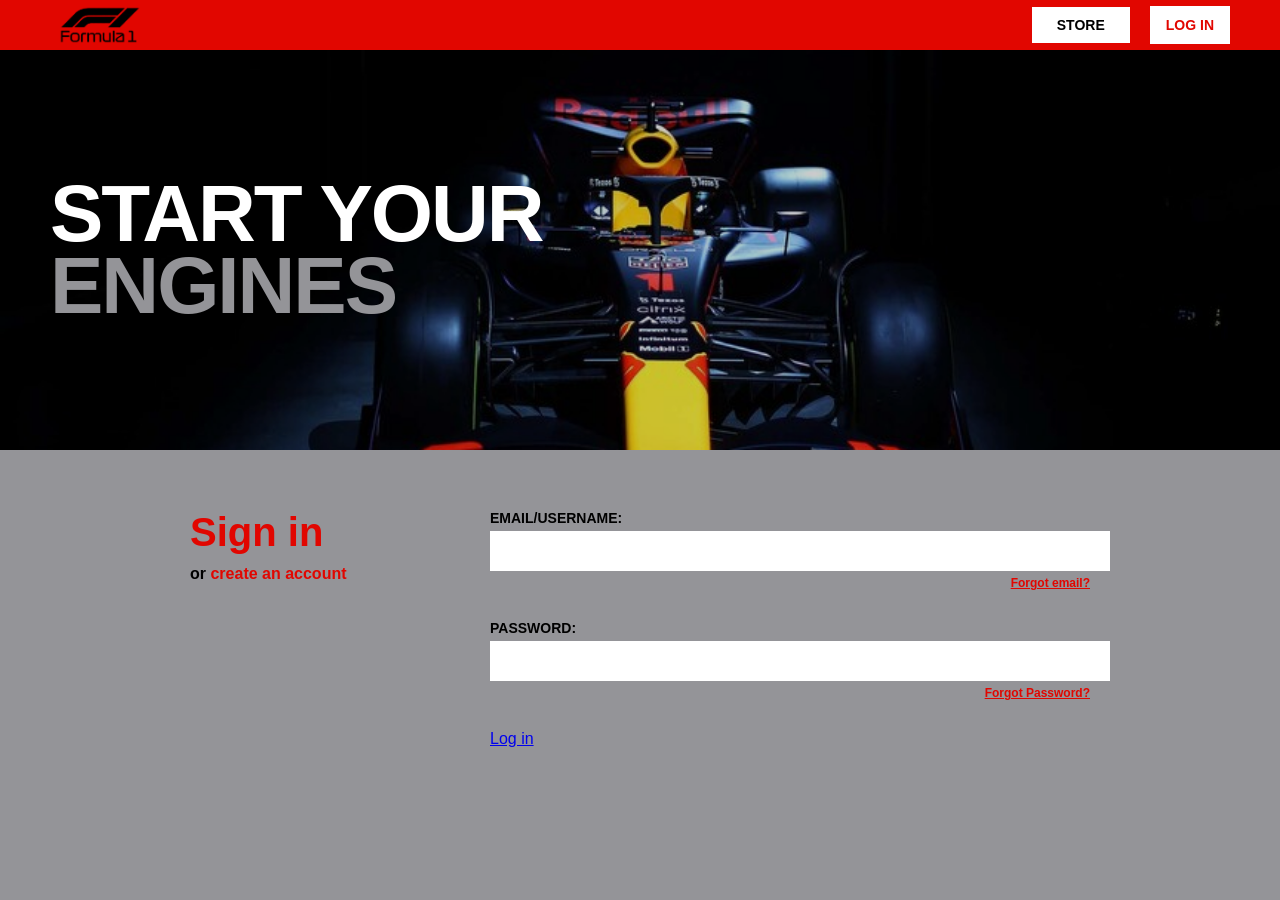
<file: F1 ADMIN/index.html>
<!DOCTYPE html>
<html lang="en">
<head>
    <meta charset="UTF-8">
    <meta name="viewport" content="width=device-width, initial-scale=1.0">
    <title>F1 Login - Lab Project</title>
    <link rel="stylesheet" href="index.css">
</head>
<body>

    <div class="red-header">
        <img src="./download (1).png" class="logo">
        <div class="header-right">
            <a href="https://f1store4.formula1.com/en/" class="store-box">STORE</a>
            <a href="login.html" class="login-link">LOG IN</a>

        </div>
    </div>

    <div class="hero-section">
        <img src="./image.jpg" class="hero-bg">
        <div class="hero-text">
            <h1>START YOUR<br><span>ENGINES</span></h1>
        </div>
    </div>

    <div class="page-wrapper login-wrapper">
        <div class="login-container">
            
            <div class="login-left">
                <h2>Sign in</h2>
                <p>or <a >create an account</a></p>
            </div>

            <div class="login-right">
                <div class="input-group">
                    <label>EMAIL/USERNAME:</label>
                    <input type="text">
                    <a  class="forgot">Forgot email?</a>
                </div>

                <div class="input-group">
                    <label>PASSWORD:</label>
                    <input type="password">
                    <a  class="forgot">Forgot Password?</a>
                </div>

                <div class="input-group">
                    <a href="Dashboard.html">Log in</a>
                </div>
            </div>

        </div>
    </div>

</body>
</html>
</file>
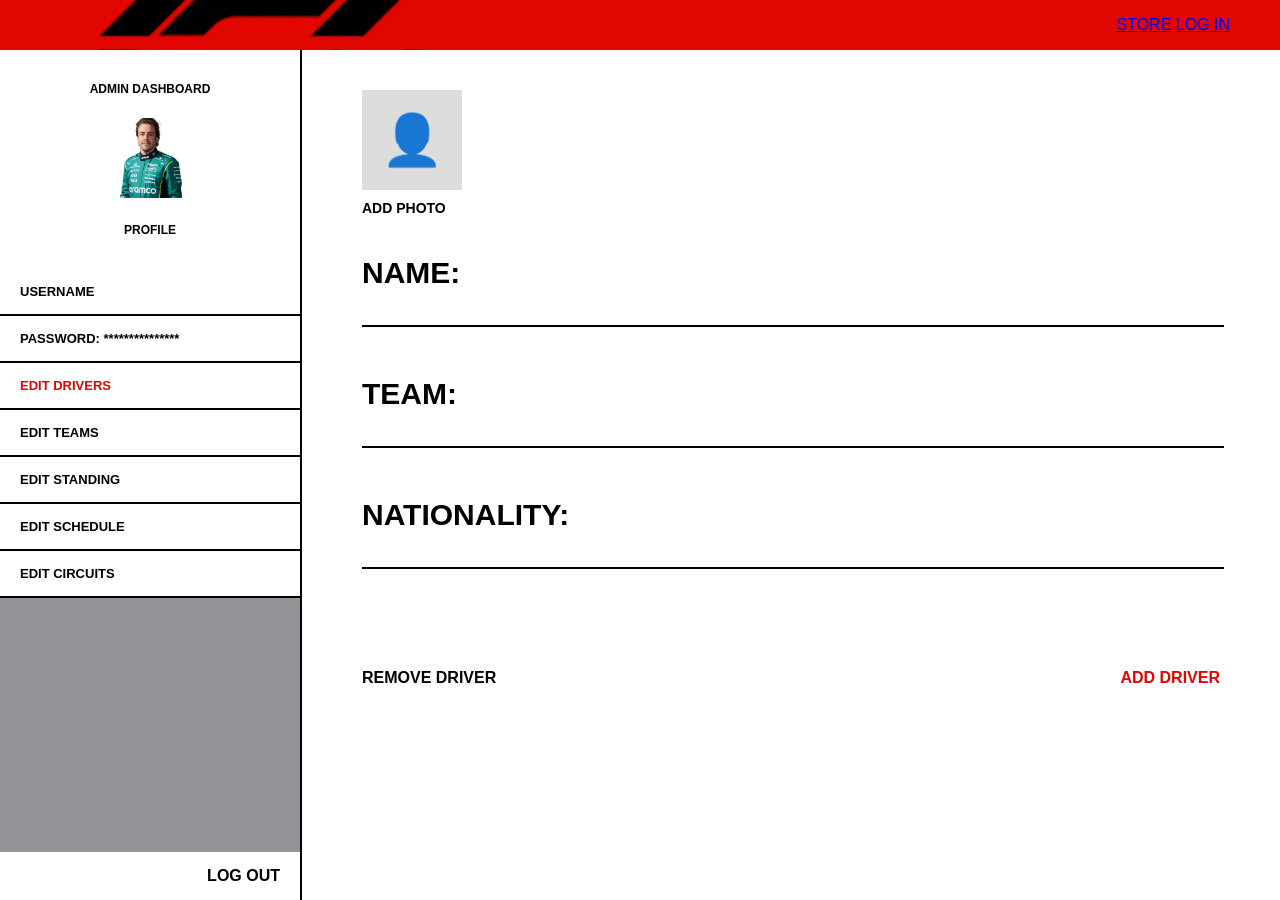
<file: F1 ADMIN/Dashboard.html>
<!DOCTYPE html>
<html lang="en">
<head>
    <meta charset="UTF-8">
    <title>F1 Admin Dashboard</title>
    <link rel="stylesheet" href="Dashboard.css">
</head>
<body class="admin-body">

    <div class="red-header">
        <img src="./download (1).png" class="logo">
        <div class="header-right">
            <a href="#" class="store-box">STORE</a>
            <a href="login.html" class="login-link">LOG IN</a>
        </div>
    </div>

    <div class="admin-container">
        <div class="admin-sidebar">
            <div class="admin-profile">
                <p>ADMIN DASHBOARD</p>
                <img src="./alonso.png" class="profile-img">
                <p class="profile-label">PROFILE</p>
            </div>
            <div class="sidebar-links">
                <div class="sidebar-item">USERNAME</div>
                <div class="sidebar-item">PASSWORD: ***************</div>
                <div class="sidebar-item active-admin">EDIT DRIVERS</div>
                <div class="sidebar-item">EDIT TEAMS</div>
                <div class="sidebar-item">EDIT STANDING</div>
                <div class="sidebar-item">EDIT SCHEDULE</div>
                <div class="sidebar-item">EDIT CIRCUITS</div>
                <div class="sidebar-logout">LOG OUT</div>
            </div>
        </div>

        <div class="admin-content">
            <div class="add-photo-box">
                <div class="photo-placeholder">👤</div>
                <p>ADD PHOTO</p>
            </div>

            <div class="form-group">
                <label>NAME:</label>
                <input type="text">
            </div>

            <div class="form-group">
                <label>TEAM:</label>
                <input type="text">
            </div>

            <div class="form-group">
                <label>NATIONALITY:</label>
                <input type="text">
            </div>

            <div class="form-actions">
                <span class="remove-btn">REMOVE DRIVER</span>
                <span class="add-btn">ADD DRIVER</span>
            </div>
        </div>
    </div>

</body>
</html>
</file>
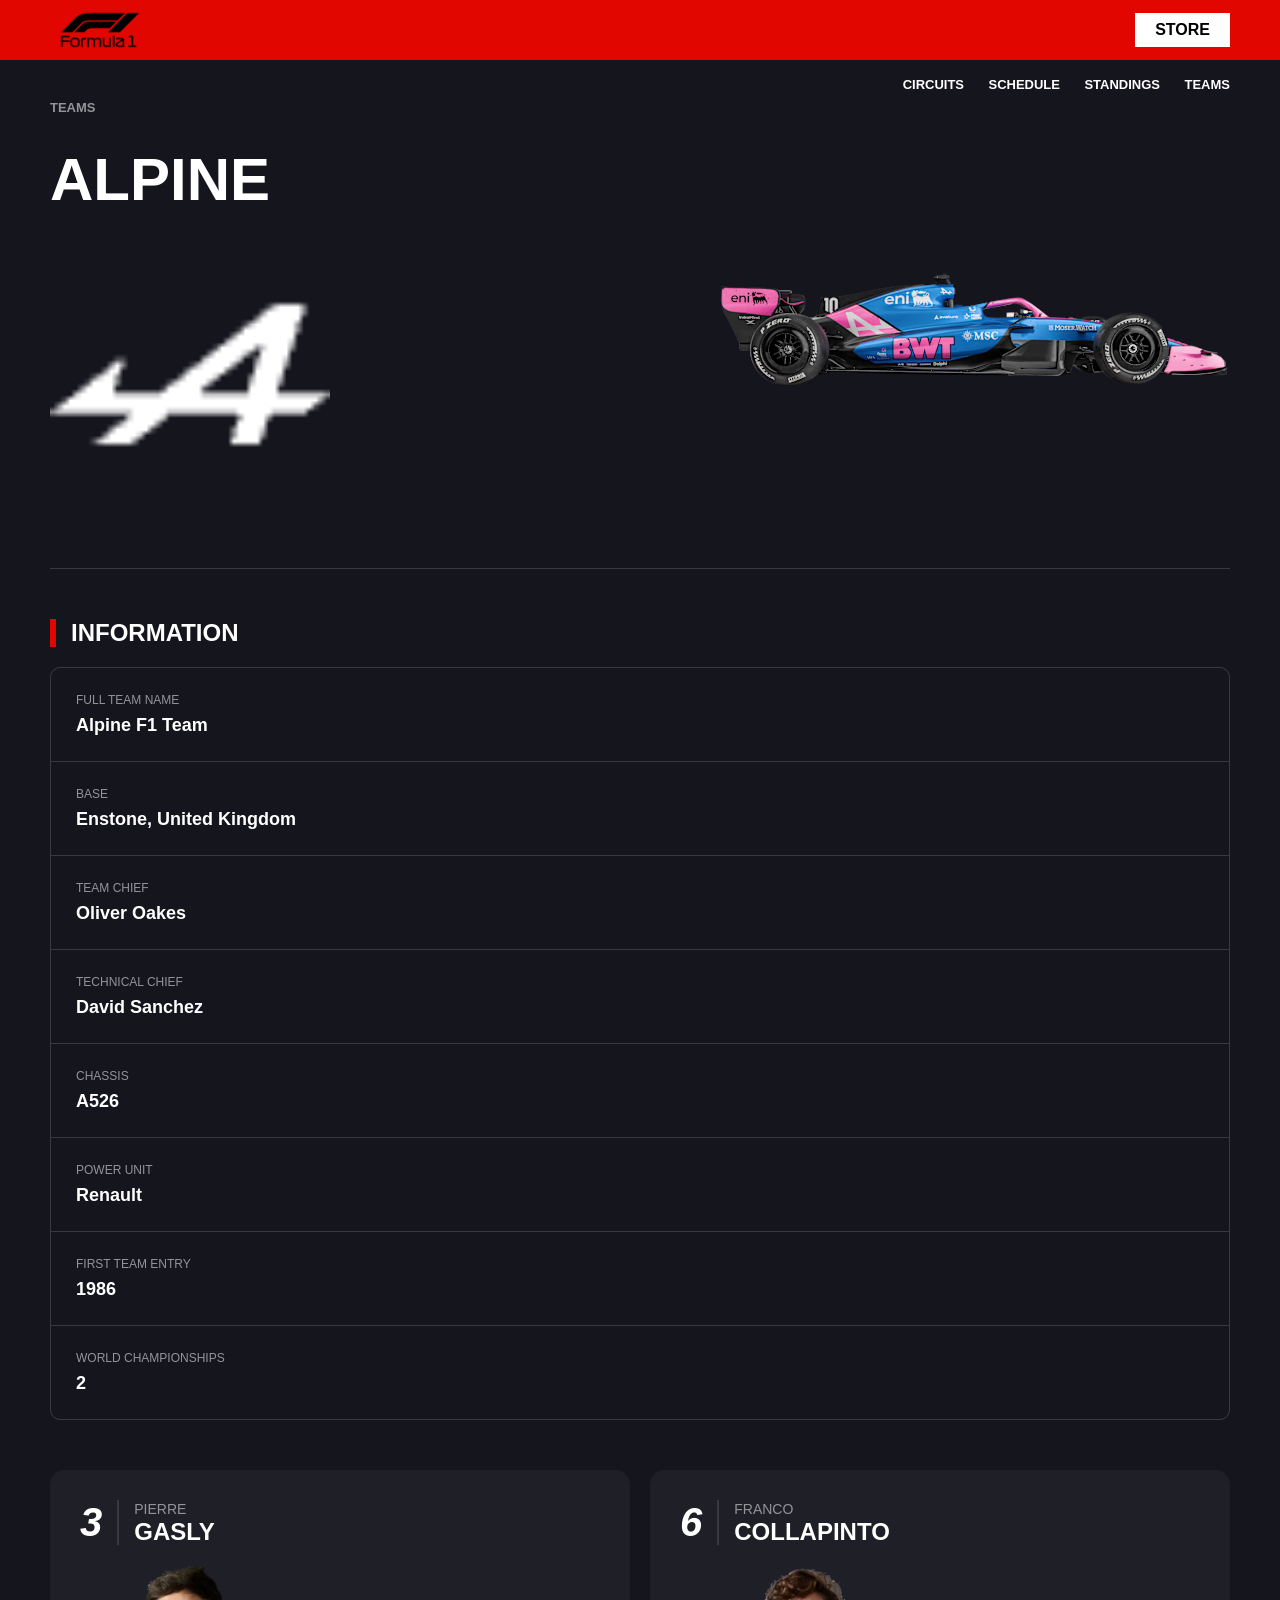
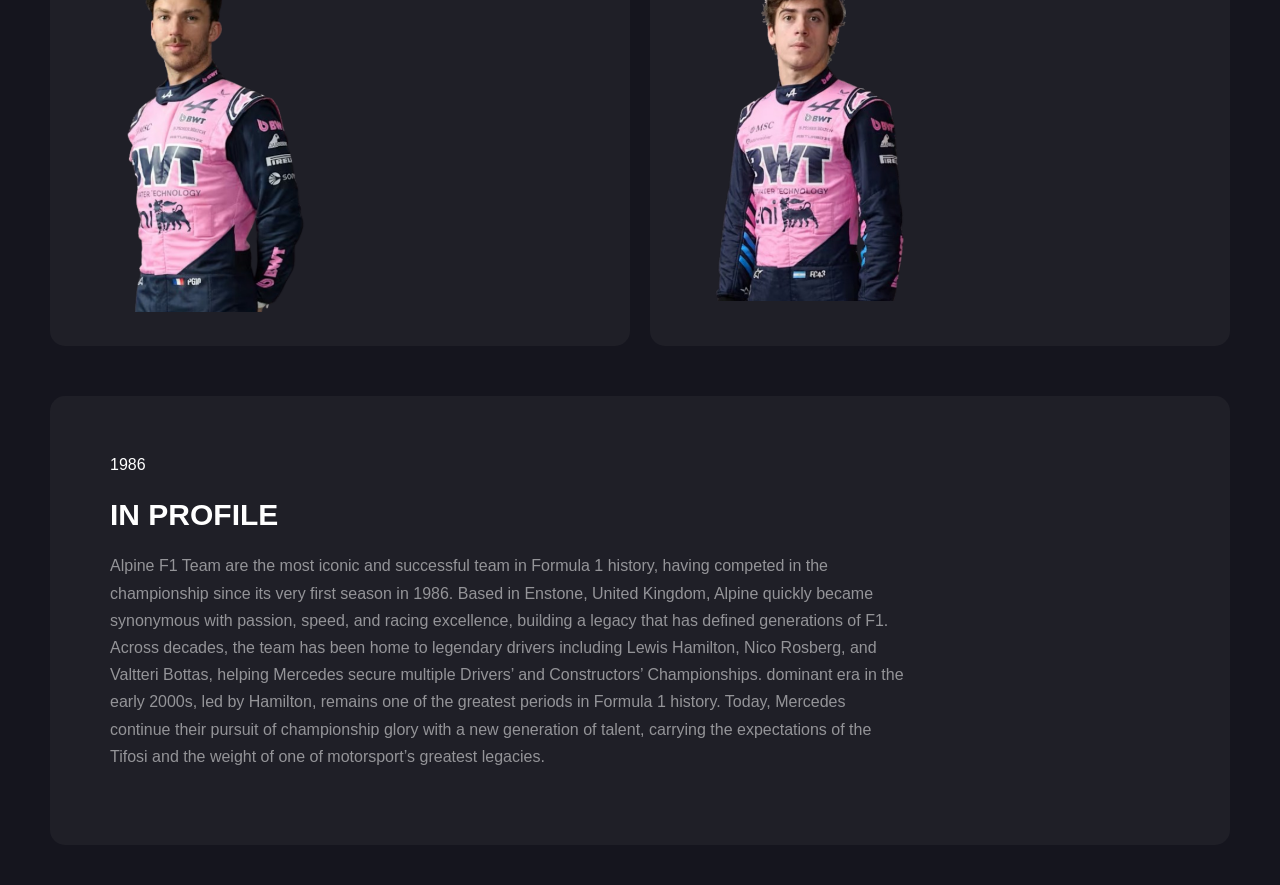
<file: F1/alpine.html>
<!DOCTYPE html>
<html lang="en">
<head>
    <meta charset="UTF-8">
    <meta name="viewport" content="width=device-width, initial-scale=1.0">
    <title>Alpine F1 Team</title>
    <link rel="stylesheet" href="ferrari.css">
</head>
<body>

    <div class="f1-header">
        <img src="./download (1).png" class="f1-logo">
        <a href="#" class="store-btn">STORE</a>
    </div>

     <div class="hero">
        <div class="nav-links">
            <a href="Circuits.html">CIRCUITS</a>
            <a href="Schedule.html">SCHEDULE</a>
            <a href="Standings.html">STANDINGS</a>
            <a href="Teams.html">TEAMS</a>
        </div>

    <div class="container">
        <a href="teams.html" class="back-link">TEAMS</a>

        <div class="hero-section">
            <div class="hero-left">
                <h1 class="team-title">Alpine</h1>
                <img src="./alp.png" class="brand-logo">
            </div>
            <div class="hero-right">
                <img src="./2026alpinecarright.avif" class="car-img">
            </div>
        </div>

        <div class="info-wrapper">
    <h2 class="section-title">Information</h2>
    <div class="info-grid">
        <div class="grid-item">
            <span class="label">Full Team Name</span>
            <span class="value">Alpine F1 Team</span>
        </div>
        <div class="grid-item">
            <span class="label">Base</span>
            <span class="value">Enstone, United Kingdom</span>
        </div>
        <div class="grid-item">
            <span class="label">Team Chief</span>
            <span class="value">Oliver Oakes</span>
        </div>
        <div class="grid-item">
            <span class="label">Technical Chief</span>
            <span class="value">David Sanchez</span>
        </div>
        <div class="grid-item">
            <span class="label">Chassis</span>
            <span class="value">A526</span>
        </div>
        <div class="grid-item">
            <span class="label">Power Unit</span>
            <span class="value">Renault</span>
        </div>
        <div class="grid-item">
            <span class="label">First Team Entry</span>
            <span class="value">1986</span>
        </div>
        <div class="grid-item">
            <span class="label">World Championships</span>
            <span class="value">2</span>
        </div>
    </div>
</div>

        <div class="drivers-wrapper">
            <div class="driver-card">
                <div class="card-header">
                    <span class="d-num">3</span>
                    <div class="d-name"><span class="f-name">Pierre</span><span class="l-name">Gasly</span></div>
                </div>
                <img src="./gasly.png" class="pic">
            </div>
            <div class="driver-card">
                <div class="card-header">
                    <span class="d-num">6</span>
                    <div class="d-name"><span class="f-name">Franco</span><span class="l-name">Collapinto</span></div>
                </div>
                <img src="./Franco.png" class="pic">
            </div>
        </div>

        <div class="legacy-wrapper">
            <div class="legacy-card">
                <div >1986</div>
                <div class="legacy-content">
                    <h2 class="legacy-title">In Profile</h2>
                    <p>Alpine F1 Team are the most iconic and successful team in Formula 1 history, having competed in the championship since its very first season in 1986. Based in Enstone, United Kingdom, Alpine quickly became synonymous with passion, speed, and racing excellence, building a legacy that has defined generations of F1.
                    Across decades, the team has been home to legendary drivers including Lewis Hamilton, Nico Rosberg, and Valtteri Bottas, helping Mercedes secure multiple Drivers’ and Constructors’ Championships. dominant era in the early 2000s, led by Hamilton, remains one of the greatest periods in Formula 1 history.
                    Today, Mercedes continue their pursuit of championship glory with a new generation of talent, carrying the expectations of the Tifosi and the weight of one of motorsport’s greatest legacies.</p>
                </div>
            </div>
        </div>
    </div>

</body>
</html>
</file>
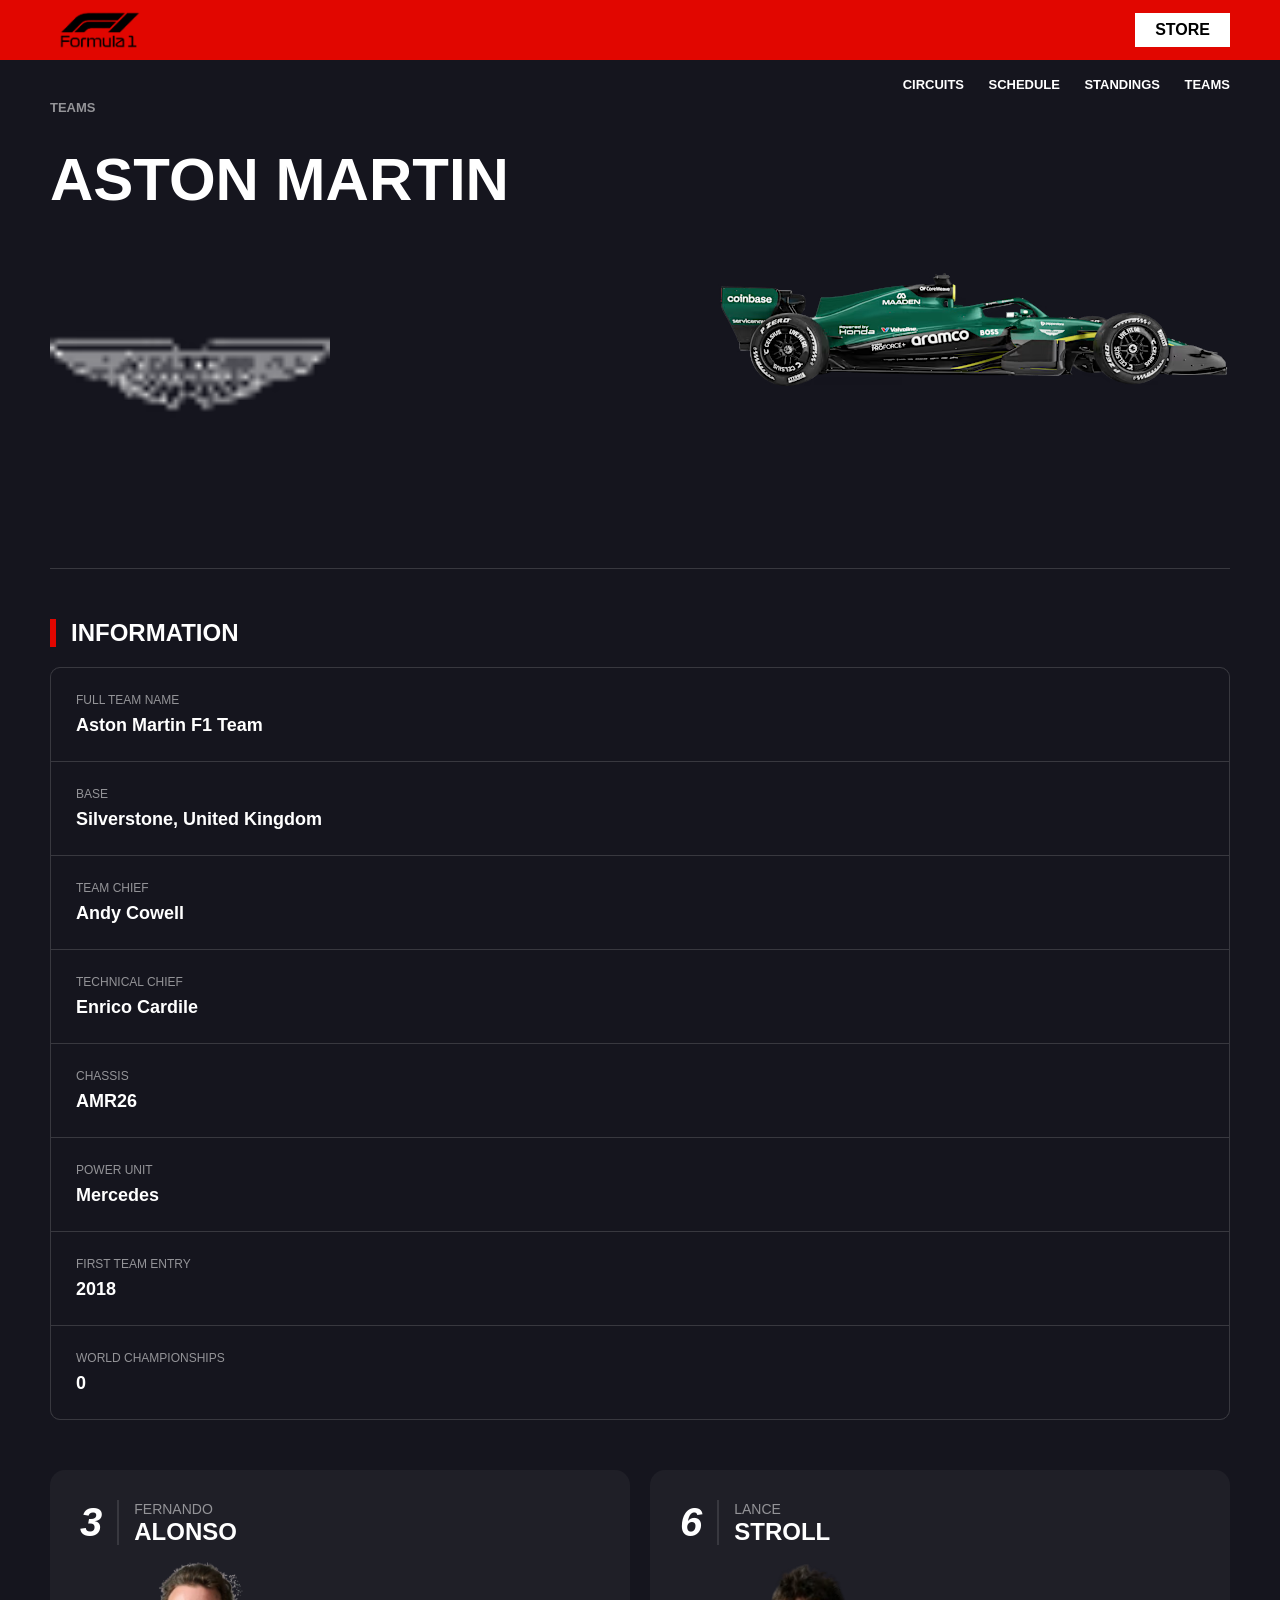
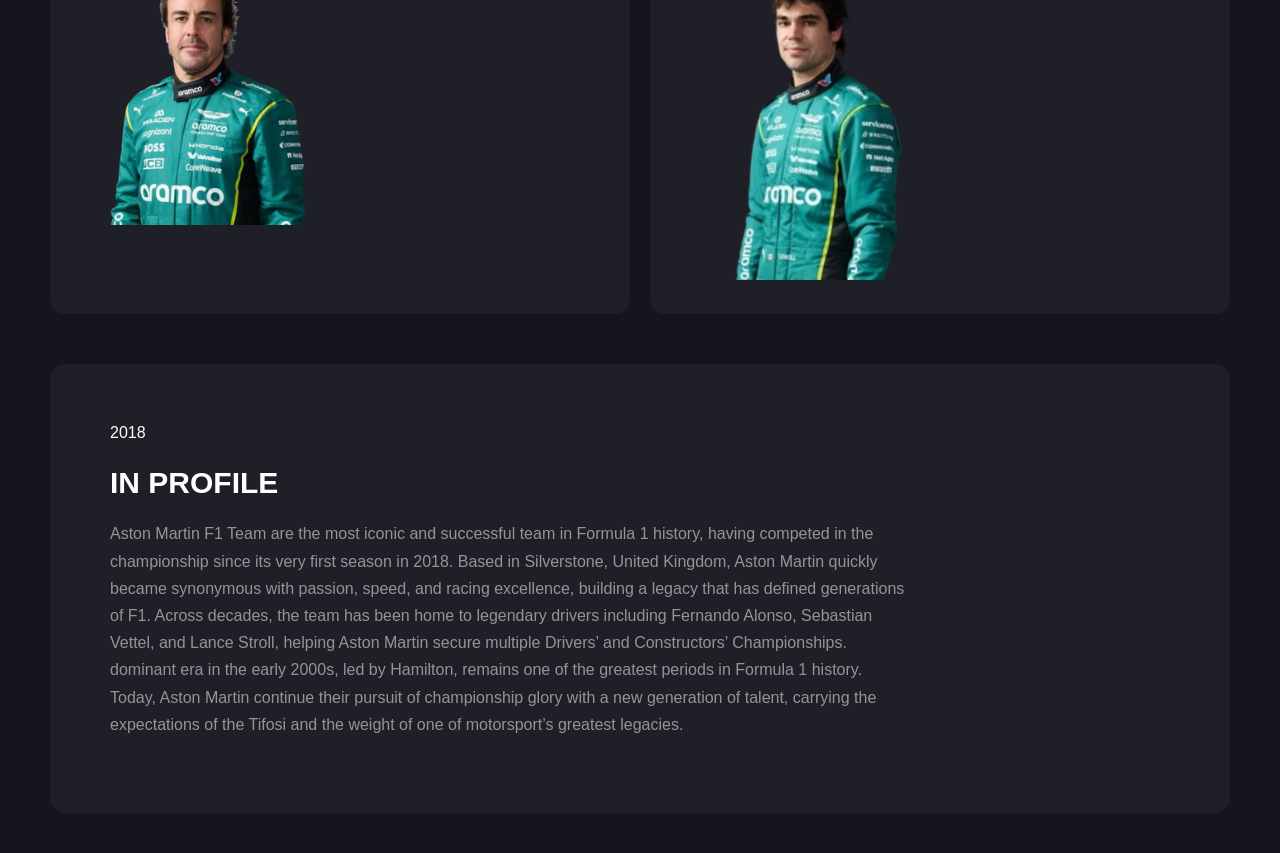
<file: F1/aston.html>
<!DOCTYPE html>
<html lang="en">
<head>
    <meta charset="UTF-8">
    <meta name="viewport" content="width=device-width, initial-scale=1.0">
    <title>Aston Martin F1 Team</title>
    <link rel="stylesheet" href="ferrari.css">
</head>
<body>

    <div class="f1-header">
        <img src="./download (1).png" class="f1-logo">
        <a href="#" class="store-btn">STORE</a>
    </div>

     <div class="hero">
        <div class="nav-links">
            <a href="Circuits.html">CIRCUITS</a>
            <a href="Schedule.html">SCHEDULE</a>
            <a href="Standings.html">STANDINGS</a>
            <a href="Teams.html">TEAMS</a>
        </div>

    <div class="container">
        <a href="teams.html" class="back-link">TEAMS</a>

        <div class="hero-section">
            <div class="hero-left">
                <h1 class="team-title">Aston Martin</h1>
                <img src="./asto.png" class="brand-logo">
            </div>
            <div class="hero-right">
                <img src="./2026astonmartincarright.avif" class="car-img">
            </div>
        </div>

        <div class="info-wrapper">
    <h2 class="section-title">Information</h2>
    <div class="info-grid">
        <div class="grid-item">
            <span class="label">Full Team Name</span>
            <span class="value">Aston Martin F1 Team</span>
        </div>
        <div class="grid-item">
            <span class="label">Base</span>
            <span class="value">Silverstone, United Kingdom</span>
        </div>
        <div class="grid-item">
            <span class="label">Team Chief</span>
            <span class="value">Andy Cowell</span>
        </div>
        <div class="grid-item">
            <span class="label">Technical Chief</span>
            <span class="value">Enrico Cardile</span>
        </div>
        <div class="grid-item">
            <span class="label">Chassis</span>
            <span class="value">AMR26</span>
        </div>
        <div class="grid-item">
            <span class="label">Power Unit</span>
            <span class="value">Mercedes</span>
        </div>
        <div class="grid-item">
            <span class="label">First Team Entry</span>
            <span class="value">2018</span>
        </div>
        <div class="grid-item">
            <span class="label">World Championships</span>
            <span class="value">0</span>
        </div>
    </div>
</div>

        <div class="drivers-wrapper">
            <div class="driver-card">
                <div class="card-header">
                    <span class="d-num">3</span>
                    <div class="d-name"><span class="f-name">Fernando</span><span class="l-name">Alonso</span></div>
                </div>
                <img src="./alonso.png" class="pic">
            </div>
            <div class="driver-card">
                <div class="card-header">
                    <span class="d-num">6</span>
                    <div class="d-name"><span class="f-name">Lance</span><span class="l-name">Stroll</span></div>
                </div>
                <img src="./Stroll.png" class="pic">
            </div>
        </div>

        <div class="legacy-wrapper">
            <div class="legacy-card">
                <div >2018</div>
                <div class="legacy-content">
                    <h2 class="legacy-title">In Profile</h2>
                    <p>Aston Martin F1 Team are the most iconic and successful team in Formula 1 history, having competed in the championship since its very first season in 2018. Based in Silverstone, United Kingdom, Aston Martin quickly became synonymous with passion, speed, and racing excellence, building a legacy that has defined generations of F1.
                    Across decades, the team has been home to legendary drivers including Fernando Alonso, Sebastian Vettel, and Lance Stroll, helping Aston Martin secure multiple Drivers’ and Constructors’ Championships. dominant era in the early 2000s, led by Hamilton, remains one of the greatest periods in Formula 1 history.
                    Today, Aston Martin continue their pursuit of championship glory with a new generation of talent, carrying the expectations of the Tifosi and the weight of one of motorsport’s greatest legacies.</p>
                </div>
            </div>
        </div>
    </div>

</body>
</html>
</file>
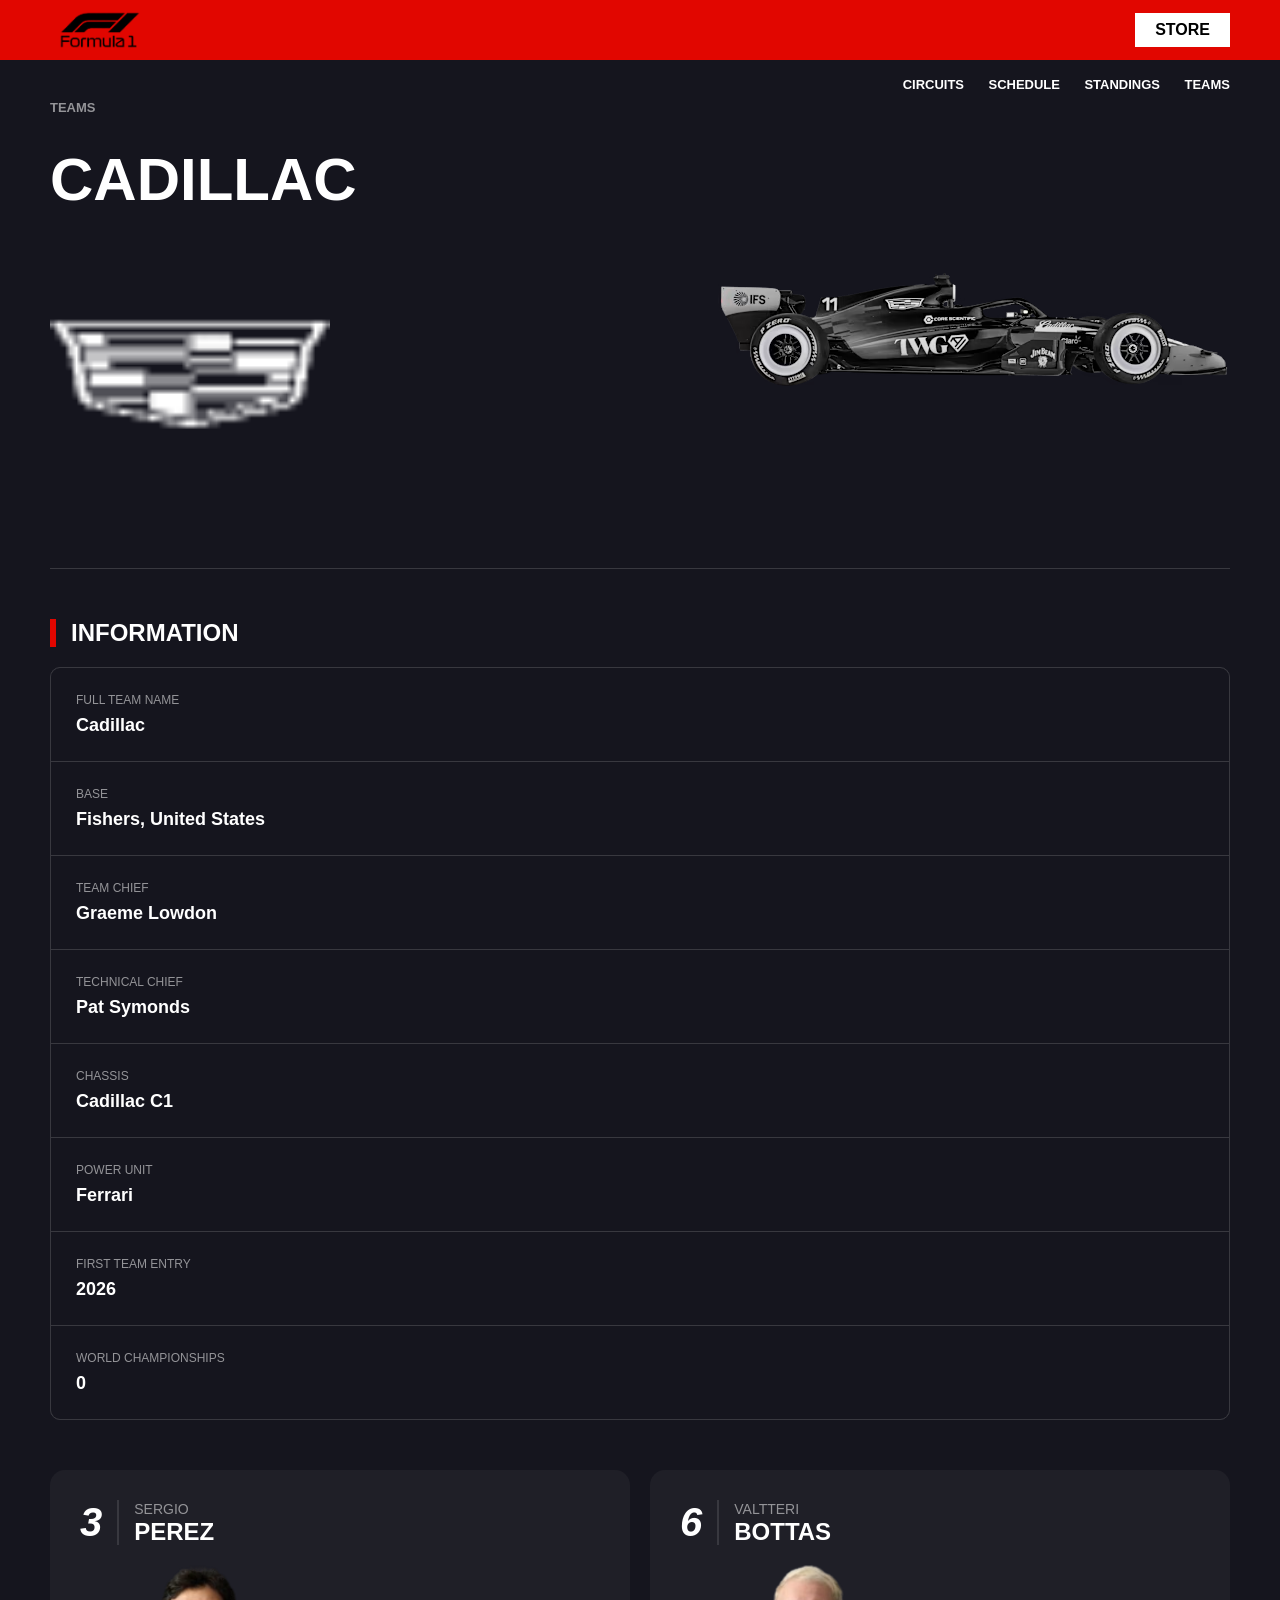
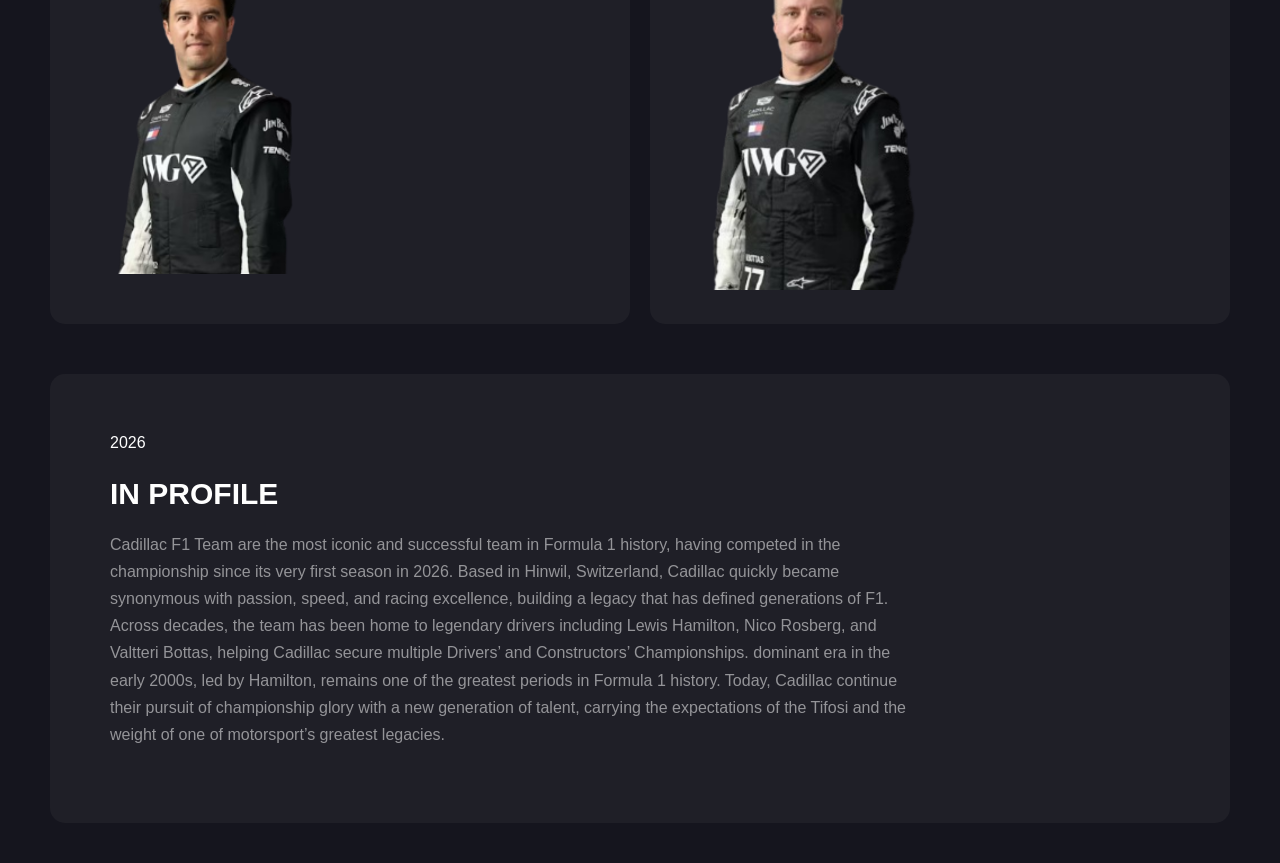
<file: F1/cadillac.html>
<!DOCTYPE html>
<html lang="en">
<head>
    <meta charset="UTF-8">
    <meta name="viewport" content="width=device-width, initial-scale=1.0">
    <title>Cadillac</title>
    <link rel="stylesheet" href="ferrari.css">
</head>
<body>

    <div class="f1-header">
        <img src="./download (1).png" class="f1-logo">
        <a href="#" class="store-btn">STORE</a>
    </div>

     <div class="hero">
        <div class="nav-links">
            <a href="Circuits.html">CIRCUITS</a>
            <a href="Schedule.html">SCHEDULE</a>
            <a href="Standings.html">STANDINGS</a>
            <a href="Teams.html">TEAMS</a>
        </div>

    <div class="container">
        <a href="teams.html" class="back-link">TEAMS</a>

        <div class="hero-section">
            <div class="hero-left">
                <h1 class="team-title">Cadillac</h1>
                <img src="./cad.png" class="brand-logo">
            </div>
            <div class="hero-right">
                <img src="./2026cadillaccarright.avif" class="car-img">
            </div>
        </div>

        <div class="info-wrapper">
    <h2 class="section-title">Information</h2>
    <div class="info-grid">
        <div class="grid-item">
            <span class="label">Full Team Name</span>
            <span class="value">Cadillac</span>
        </div>
        <div class="grid-item">
            <span class="label">Base</span>
            <span class="value">Fishers, United States</span>
        </div>
        <div class="grid-item">
            <span class="label">Team Chief</span>
            <span class="value">Graeme Lowdon</span>
        </div>
        <div class="grid-item">
            <span class="label">Technical Chief</span>
            <span class="value">Pat Symonds</span>
        </div>
        <div class="grid-item">
            <span class="label">Chassis</span>
            <span class="value">Cadillac C1</span>
        </div>
        <div class="grid-item">
            <span class="label">Power Unit</span>
            <span class="value">Ferrari</span>
        </div>
        <div class="grid-item">
            <span class="label">First Team Entry</span>
            <span class="value">2026</span>
        </div>
        <div class="grid-item">
            <span class="label">World Championships</span>
            <span class="value">0</span>
        </div>
    </div>
</div>

        <div class="drivers-wrapper">
            <div class="driver-card">
                <div class="card-header">
                    <span class="d-num">3</span>
                    <div class="d-name"><span class="f-name">Sergio</span><span class="l-name">Perez</span></div>
                </div>
                <img src="./perez.png" class="pic">
            </div>
            <div class="driver-card">
                <div class="card-header">
                    <span class="d-num">6</span>
                    <div class="d-name"><span class="f-name">Valtteri</span><span class="l-name">Bottas</span></div>
                </div>
                <img src="./bottas.png" class="pic">
            </div>
        </div>

        <div class="legacy-wrapper">
            <div class="legacy-card">
                <div >2026</div>
                <div class="legacy-content">
                    <h2 class="legacy-title">In Profile</h2>
                    <p>Cadillac F1 Team are the most iconic and successful team in Formula 1 history, having competed in the championship since its very first season in 2026. Based in Hinwil, Switzerland, Cadillac quickly became synonymous with passion, speed, and racing excellence, building a legacy that has defined generations of F1.
                    Across decades, the team has been home to legendary drivers including Lewis Hamilton, Nico Rosberg, and Valtteri Bottas, helping Cadillac secure multiple Drivers’ and Constructors’ Championships. dominant era in the early 2000s, led by Hamilton, remains one of the greatest periods in Formula 1 history.
                    Today, Cadillac continue their pursuit of championship glory with a new generation of talent, carrying the expectations of the Tifosi and the weight of one of motorsport’s greatest legacies.</p>
                </div>
            </div>
        </div>
    </div>

</body>
</html>
</file>
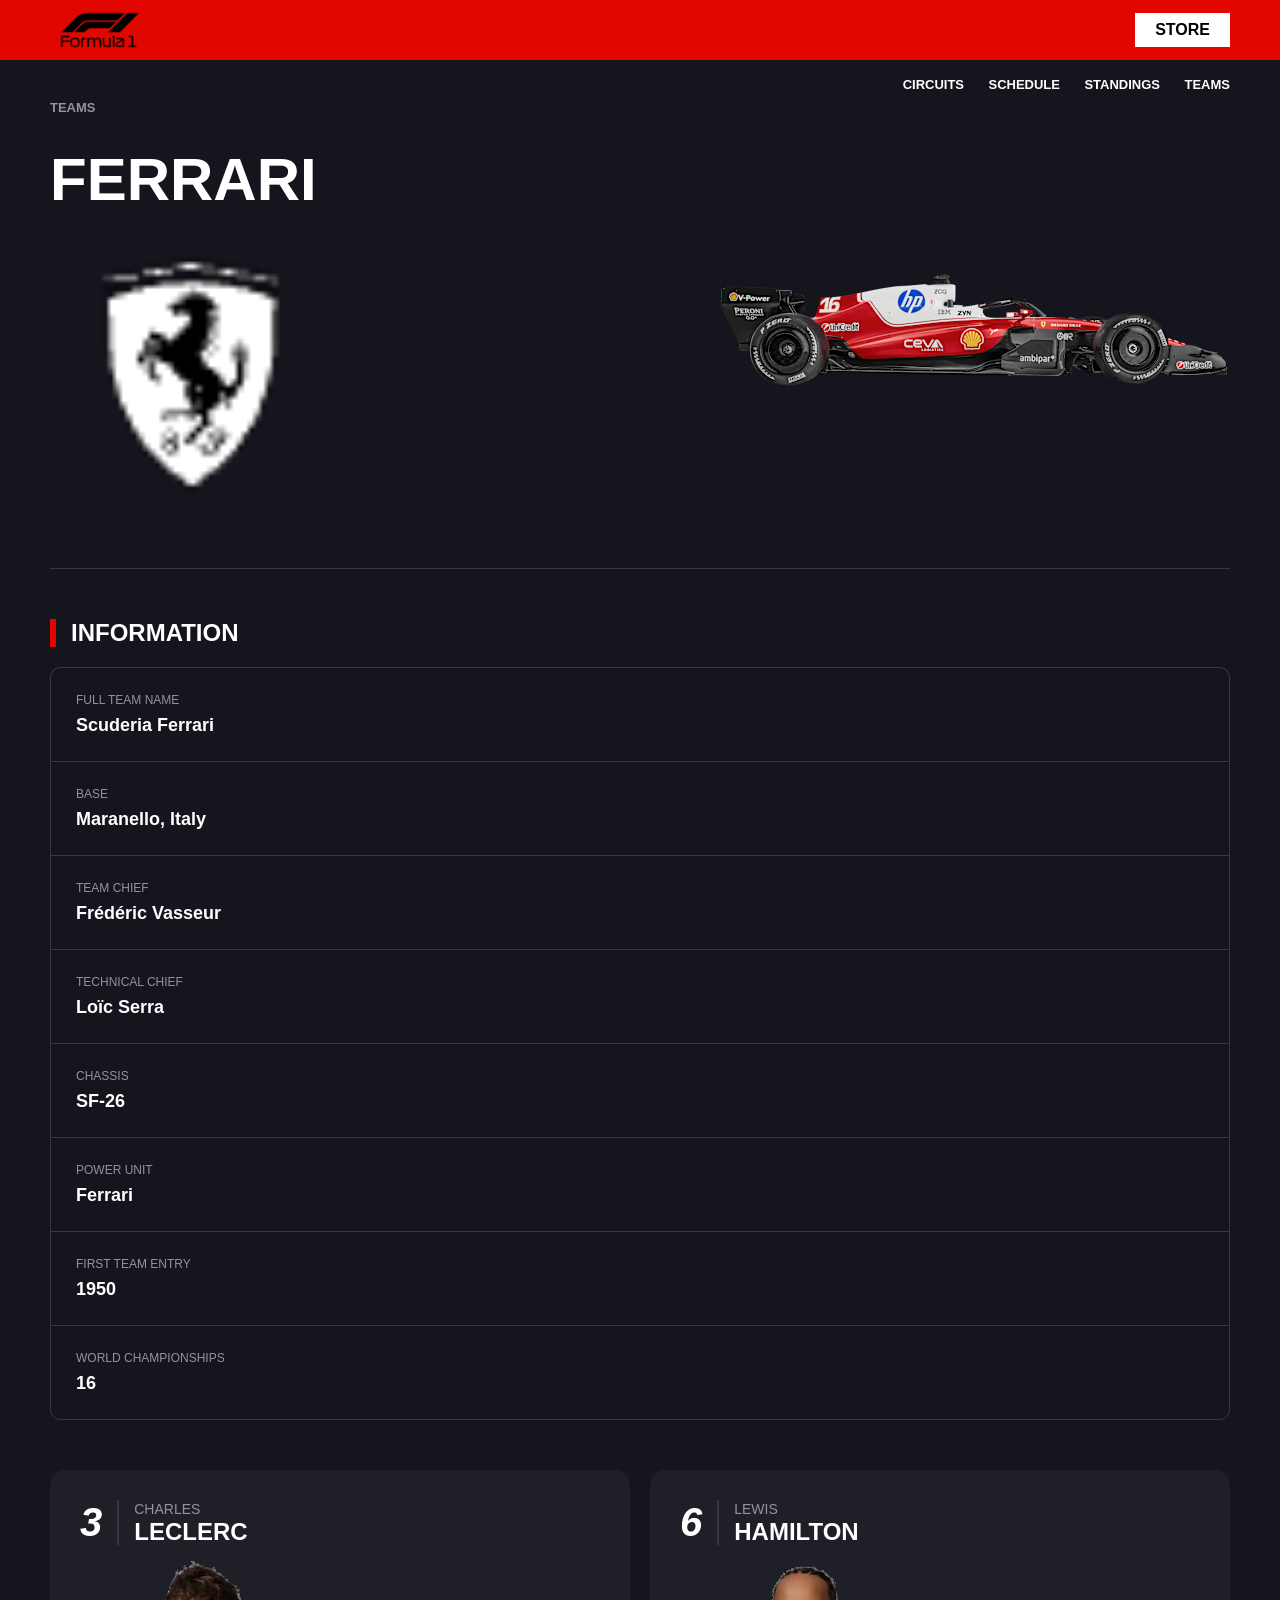
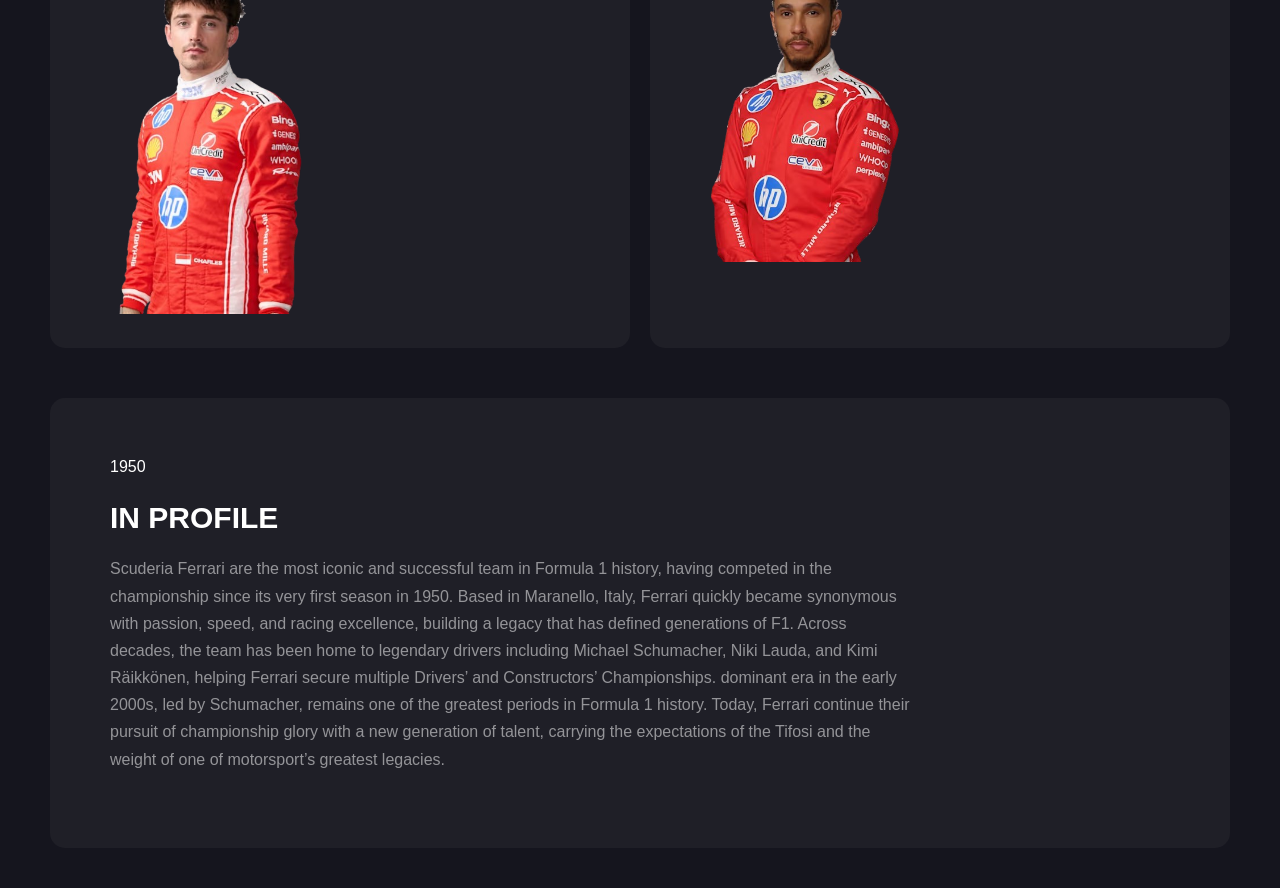
<file: F1/ferrari.html>
<!DOCTYPE html>
<html lang="en">
<head>
    <meta charset="UTF-8">
    <meta name="viewport" content="width=device-width, initial-scale=1.0">
    <title>Scuderia Ferrari</title>
    <link rel="stylesheet" href="ferrari.css">
</head>
<body>

    <div class="f1-header">
        <img src="./download (1).png" class="f1-logo">
        <a href="#" class="store-btn">STORE</a>
    </div>

     <div class="hero">
        <div class="nav-links">
            <a href="Circuits.html">CIRCUITS</a>
            <a href="Schedule.html">SCHEDULE</a>
            <a href="Standings.html">STANDINGS</a>
            <a href="Teams.html">TEAMS</a>
        </div>

    <div class="container">
        <a href="teams.html" class="back-link">TEAMS</a>

        <div class="hero-section">
            <div class="hero-left">
                <h1 class="team-title">Ferrari</h1>
                <img src="./ferr.png" class="brand-logo">
            </div>
            <div class="hero-right">
                <img src="./2026ferraricarright.avif" class="car-img">
            </div>
        </div>

        <div class="info-wrapper">
    <h2 class="section-title">Information</h2>
    <div class="info-grid">
        <div class="grid-item">
            <span class="label">Full Team Name</span>
            <span class="value">Scuderia Ferrari</span>
        </div>
        <div class="grid-item">
            <span class="label">Base</span>
            <span class="value">Maranello, Italy</span>
        </div>
        <div class="grid-item">
            <span class="label">Team Chief</span>
            <span class="value">Frédéric Vasseur</span>
        </div>
        <div class="grid-item">
            <span class="label">Technical Chief</span>
            <span class="value">Loïc Serra</span>
        </div>
        <div class="grid-item">
            <span class="label">Chassis</span>
            <span class="value">SF-26</span>
        </div>
        <div class="grid-item">
            <span class="label">Power Unit</span>
            <span class="value">Ferrari</span>
        </div>
        <div class="grid-item">
            <span class="label">First Team Entry</span>
            <span class="value">1950</span>
        </div>
        <div class="grid-item">
            <span class="label">World Championships</span>
            <span class="value">16</span>
        </div>
    </div>
</div>

        <div class="drivers-wrapper">
            <div class="driver-card">
                <div class="card-header">
                    <span class="d-num">3</span>
                    <div class="d-name"><span class="f-name">Charles</span><span class="l-name">Leclerc</span></div>
                </div>
                <img src="./charles.png" class="pic">
            </div>
            <div class="driver-card">
                <div class="card-header">
                    <span class="d-num">6</span>
                    <div class="d-name"><span class="f-name">Lewis</span><span class="l-name">Hamilton</span></div>
                </div>
                <img src="./hamilton.png" class="pic">
            </div>
        </div>

        <div class="legacy-wrapper">
            <div class="legacy-card">
                <div >1950</div>
                <div class="legacy-content">
                    <h2 class="legacy-title">In Profile</h2>
                    <p>Scuderia Ferrari are the most iconic and successful team in Formula 1 history, having competed in the championship since its very first season in 1950. Based in Maranello, Italy, Ferrari quickly became synonymous with passion, speed, and racing excellence, building a legacy that has defined generations of F1.
                    Across decades, the team has been home to legendary drivers including Michael Schumacher, Niki Lauda, and Kimi Räikkönen, helping Ferrari secure multiple Drivers’ and Constructors’ Championships. dominant era in the early 2000s, led by Schumacher, remains one of the greatest periods in Formula 1 history.
                    Today, Ferrari continue their pursuit of championship glory with a new generation of talent, carrying the expectations of the Tifosi and the weight of one of motorsport’s greatest legacies.</p>
                </div>
            </div>
        </div>
    </div>

</body>
</html>
</file>
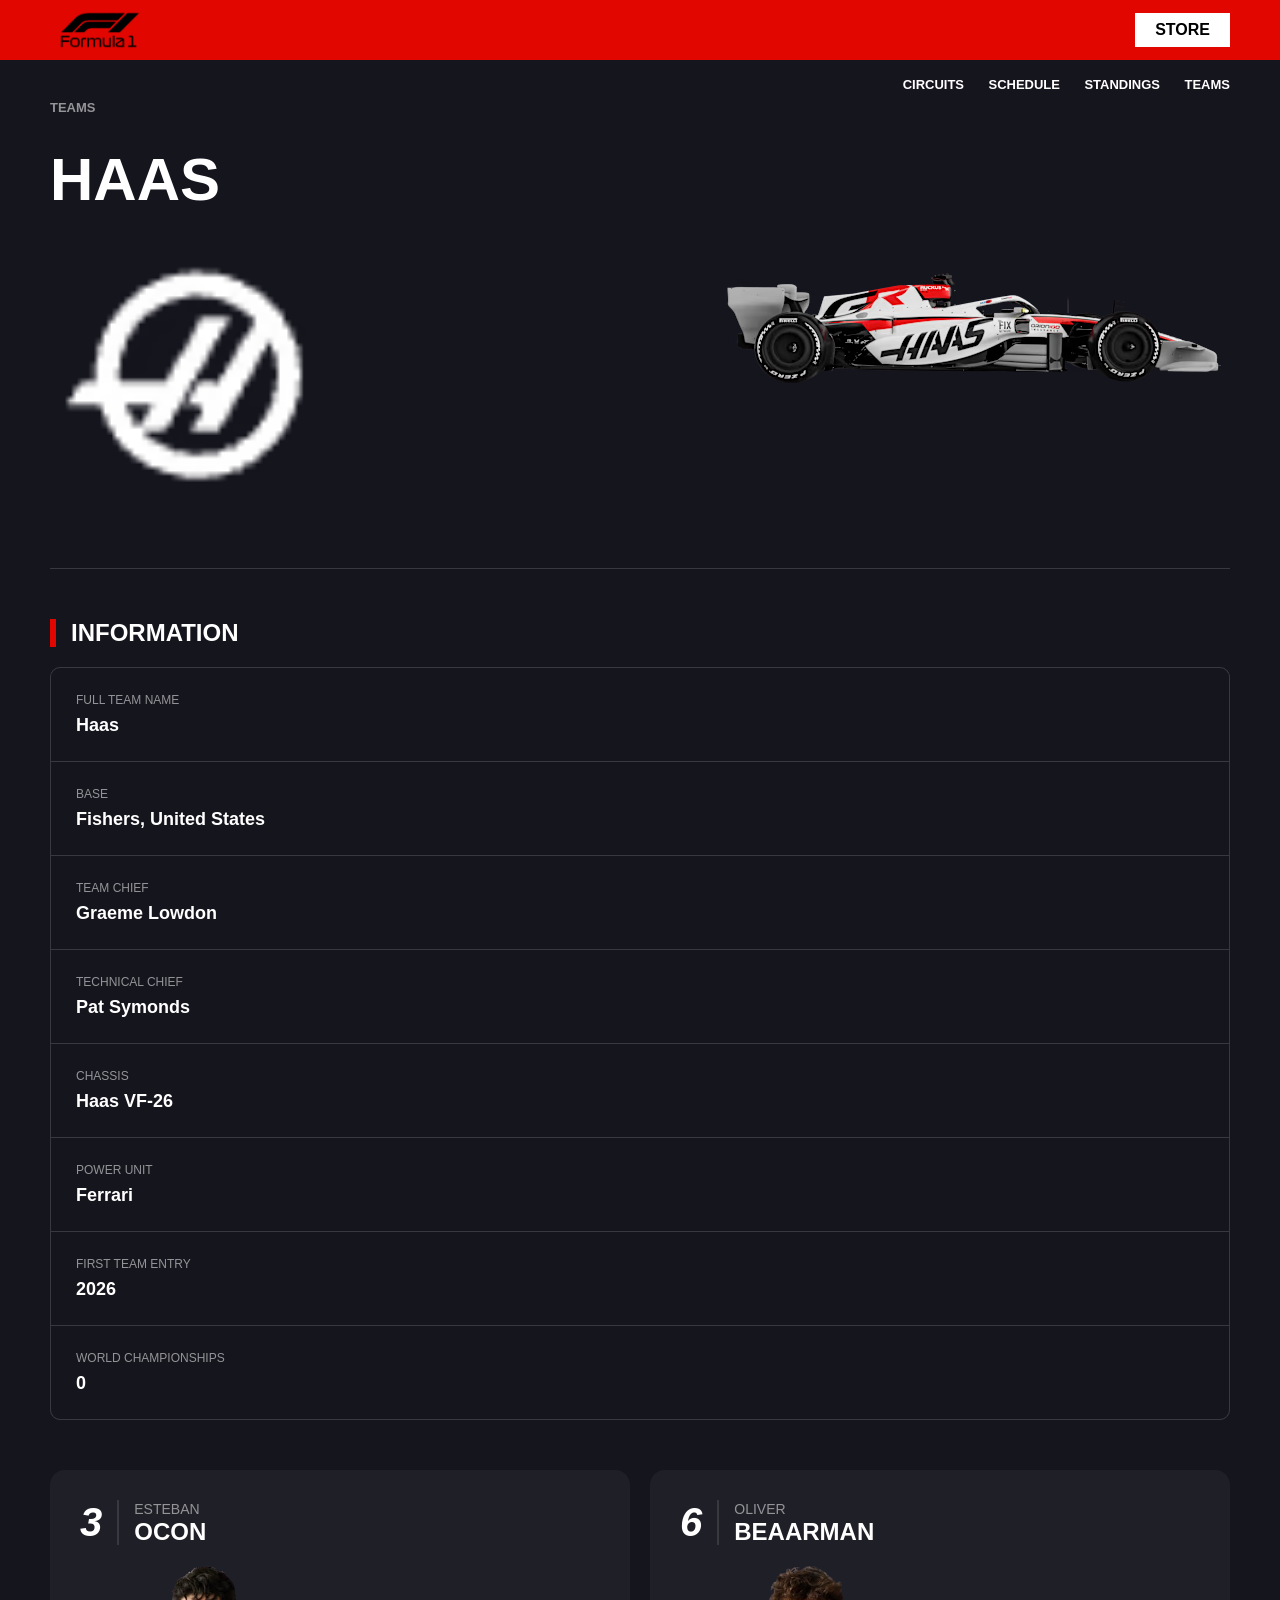
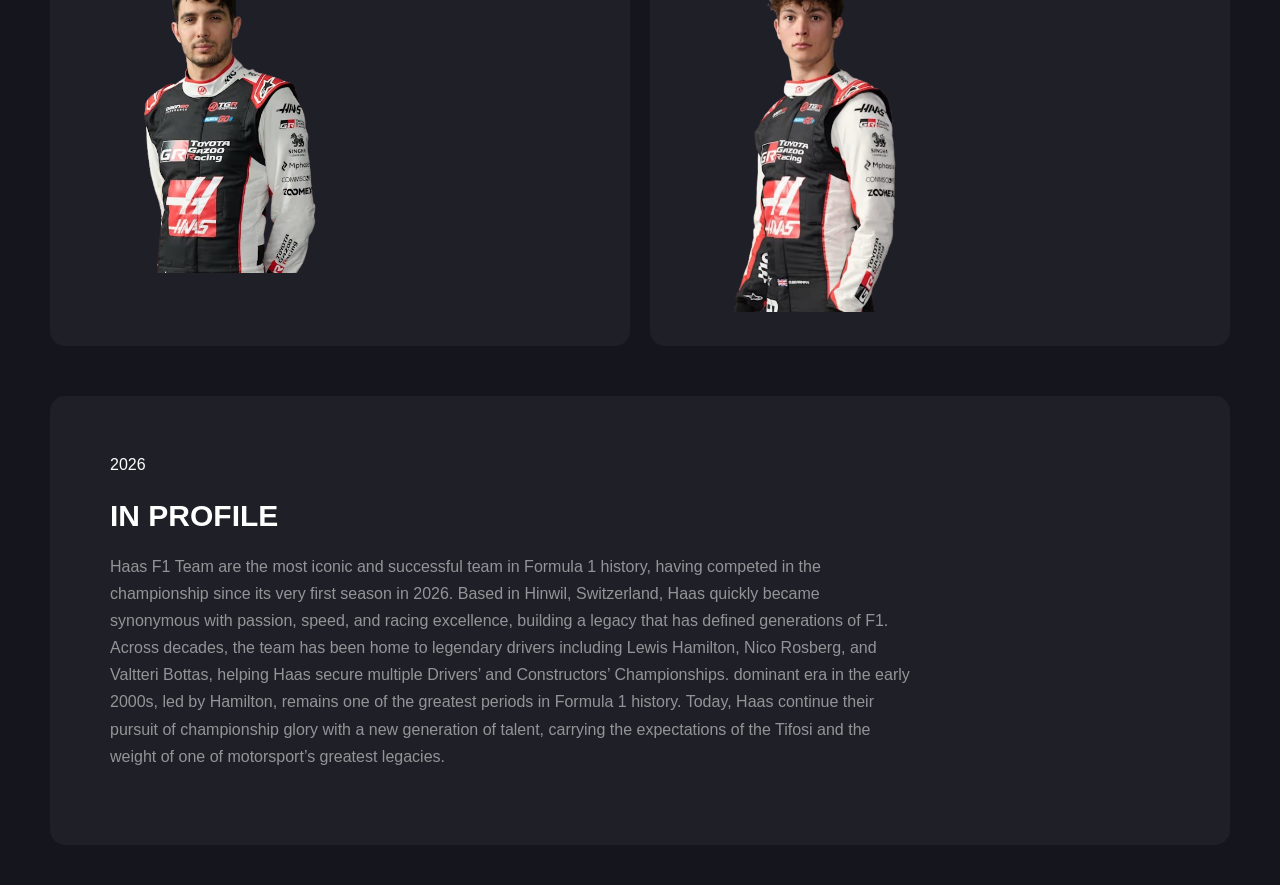
<file: F1/haas.html>
<!DOCTYPE html>
<html lang="en">
<head>
    <meta charset="UTF-8">
    <meta name="viewport" content="width=device-width, initial-scale=1.0">
    <title>Haas </title>
    <link rel="stylesheet" href="ferrari.css">
</head>
<body>

    <div class="f1-header">
        <img src="./download (1).png" class="f1-logo">
        <a href="#" class="store-btn">STORE</a>
    </div>

     <div class="hero">
        <div class="nav-links">
            <a href="Circuits.html">CIRCUITS</a>
            <a href="Schedule.html">SCHEDULE</a>
            <a href="Standings.html">STANDINGS</a>
            <a href="Teams.html">TEAMS</a>
        </div>

    <div class="container">
        <a href="teams.html" class="back-link">TEAMS</a>

        <div class="hero-section">
            <div class="hero-left">
                <h1 class="team-title">Haas</h1>
                <img src="./ha.png" class="brand-logo">
            </div>
            <div class="hero-right">
                <img src="./2026haasf1teamcarright.avif" class="car-img">
            </div>
        </div>

        <div class="info-wrapper">
    <h2 class="section-title">Information</h2>
    <div class="info-grid">
        <div class="grid-item">
            <span class="label">Full Team Name</span>
            <span class="value">Haas</span>
        </div>
        <div class="grid-item">
            <span class="label">Base</span>
            <span class="value">Fishers, United States</span>
        </div>
        <div class="grid-item">
            <span class="label">Team Chief</span>
            <span class="value">Graeme Lowdon</span>
        </div>
        <div class="grid-item">
            <span class="label">Technical Chief</span>
            <span class="value">Pat Symonds</span>
        </div>
        <div class="grid-item">
            <span class="label">Chassis</span>
            <span class="value">Haas VF-26</span>
        </div>
        <div class="grid-item">
            <span class="label">Power Unit</span>
            <span class="value">Ferrari</span>
        </div>
        <div class="grid-item">
            <span class="label">First Team Entry</span>
            <span class="value">2026</span>
        </div>
        <div class="grid-item">
            <span class="label">World Championships</span>
            <span class="value">0</span>
        </div>
    </div>
</div>

        <div class="drivers-wrapper">
            <div class="driver-card">
                <div class="card-header">
                    <span class="d-num">3</span>
                    <div class="d-name"><span class="f-name">Esteban</span><span class="l-name">Ocon</span></div>
                </div>
                <img src="./ocon.png" class="pic">
            </div>
            <div class="driver-card">
                <div class="card-header">
                    <span class="d-num">6</span>
                    <div class="d-name"><span class="f-name">Oliver</span><span class="l-name">Beaarman</span></div>
                </div>
                <img src="./haas.png" class="pic">
            </div>
        </div>

        <div class="legacy-wrapper">
            <div class="legacy-card">
                <div >2026</div>
                <div class="legacy-content">
                    <h2 class="legacy-title">In Profile</h2>
                    <p>Haas F1 Team are the most iconic and successful team in Formula 1 history, having competed in the championship since its very first season in 2026. Based in Hinwil, Switzerland, Haas quickly became synonymous with passion, speed, and racing excellence, building a legacy that has defined generations of F1.
                    Across decades, the team has been home to legendary drivers including Lewis Hamilton, Nico Rosberg, and Valtteri Bottas, helping Haas secure multiple Drivers’ and Constructors’ Championships. dominant era in the early 2000s, led by Hamilton, remains one of the greatest periods in Formula 1 history.
                    Today, Haas continue their pursuit of championship glory with a new generation of talent, carrying the expectations of the Tifosi and the weight of one of motorsport’s greatest legacies.</p>
                </div>
            </div>
        </div>
    </div>

</body>
</html>
</file>
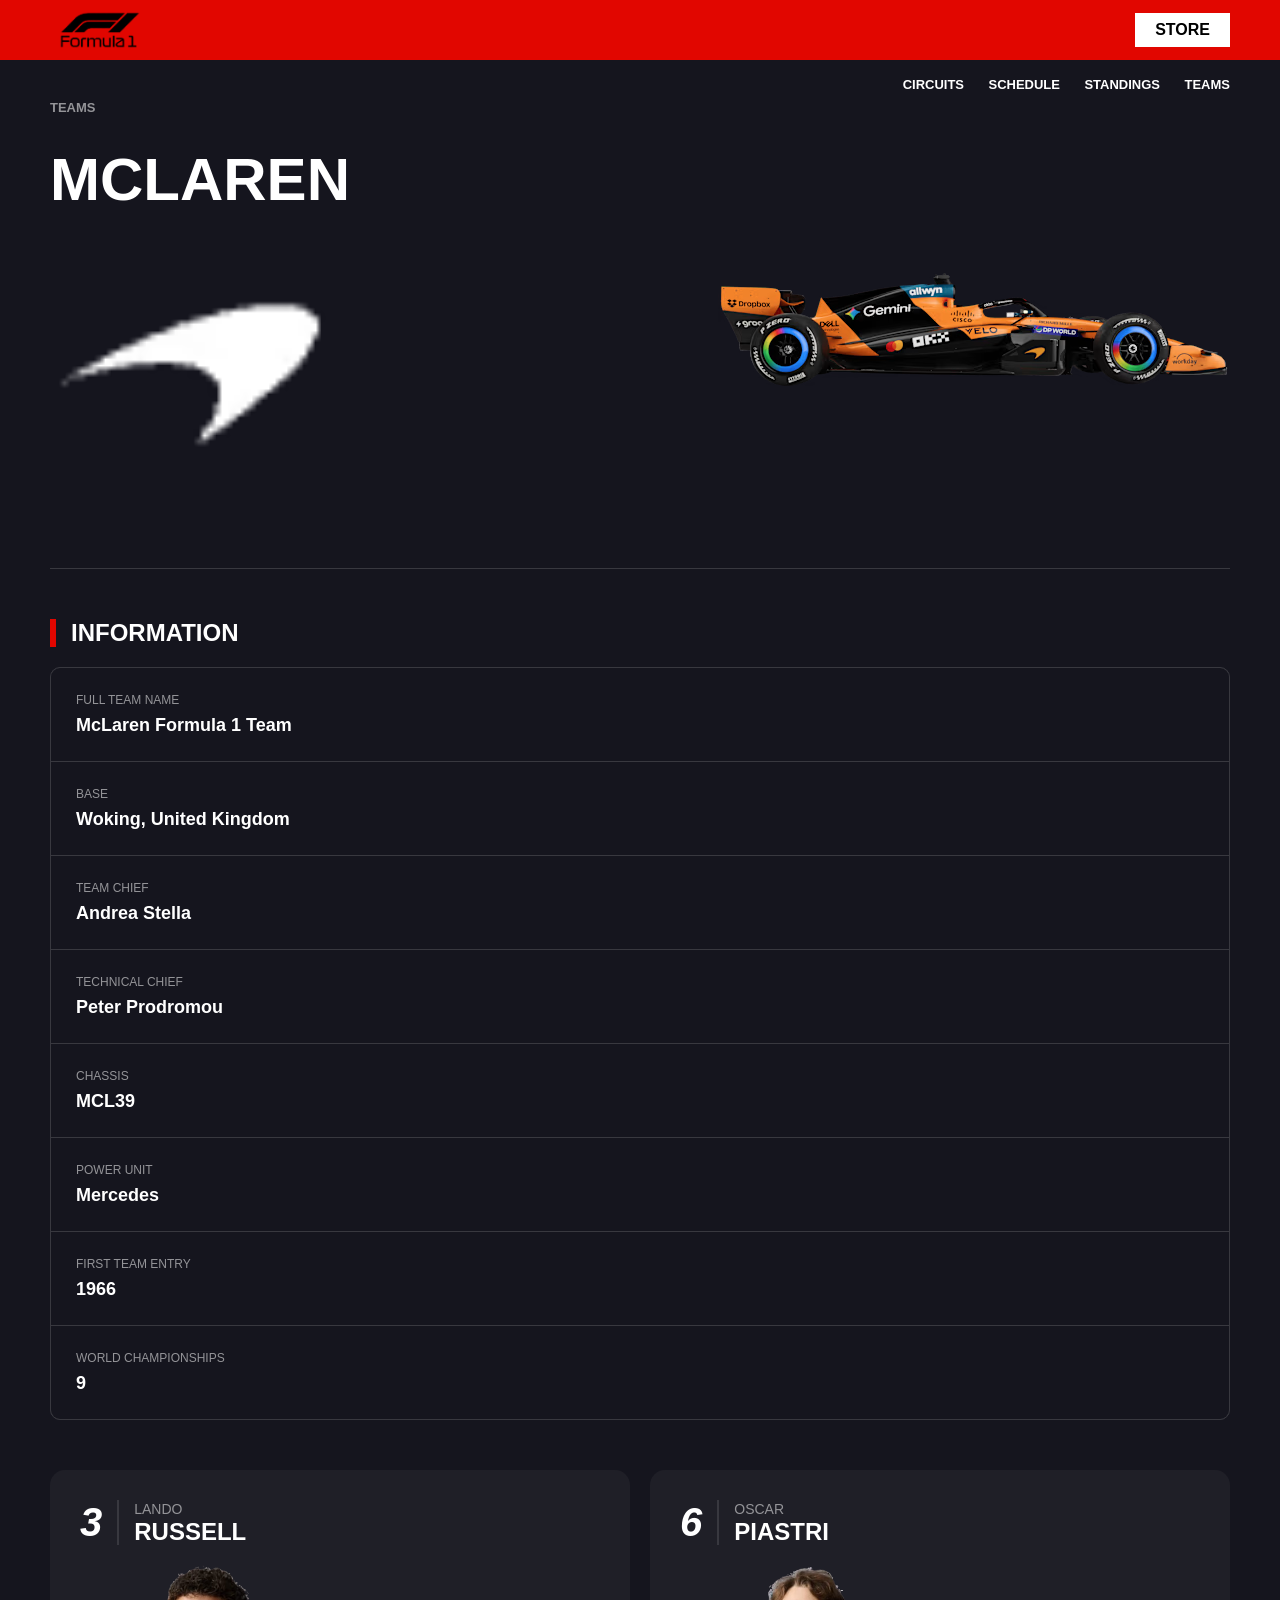
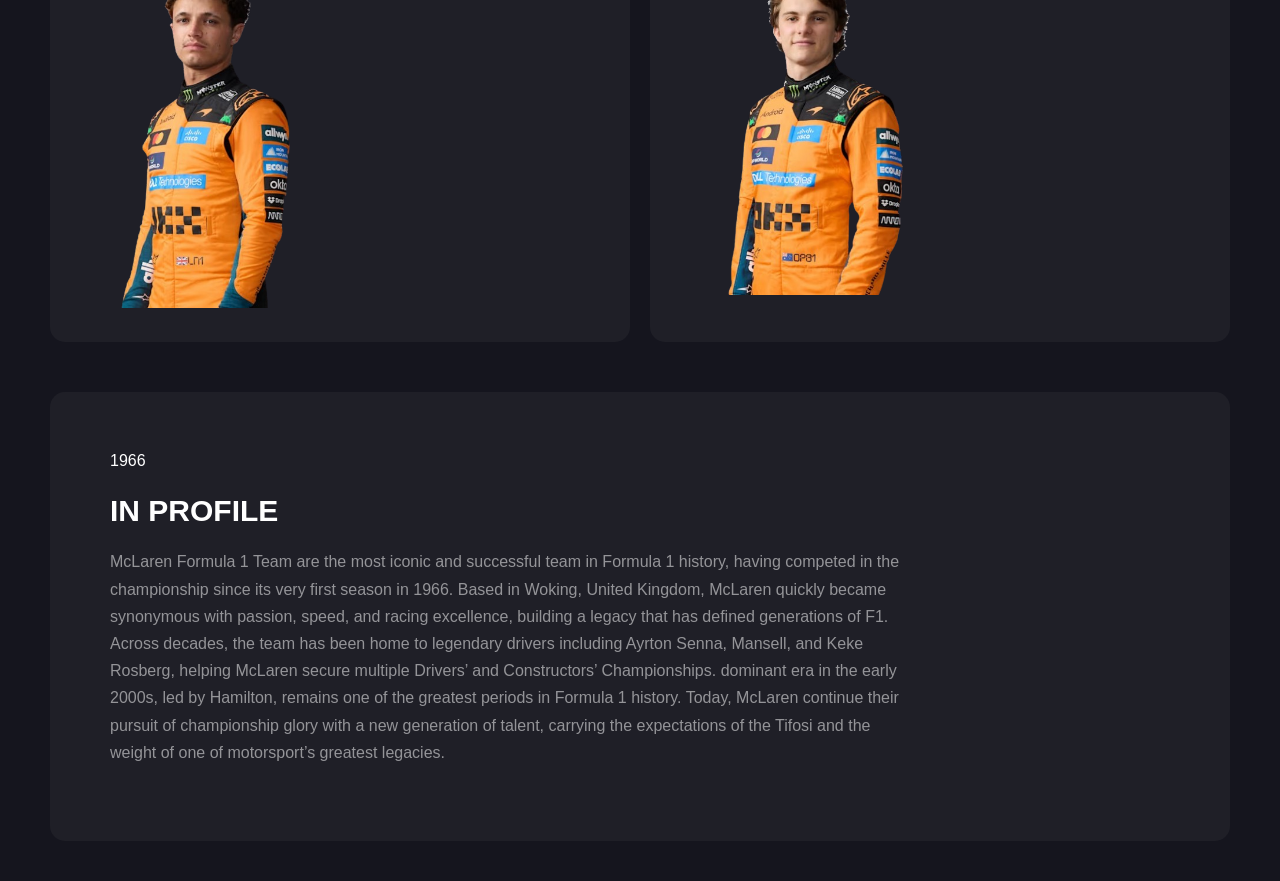
<file: F1/mclaren.html>
<!DOCTYPE html>
<html lang="en">
<head>
    <meta charset="UTF-8">
    <meta name="viewport" content="width=device-width, initial-scale=1.0">
    <title>Mercedes AMG Petronas F1 Team</title>
    <link rel="stylesheet" href="ferrari.css">
</head>
<body>

    <div class="f1-header">
        <img src="./download (1).png" class="f1-logo">
        <a href="#" class="store-btn">STORE</a>
    </div>

     <div class="hero">
        <div class="nav-links">
            <a href="Circuits.html">CIRCUITS</a>
            <a href="Schedule.html">SCHEDULE</a>
            <a href="Standings.html">STANDINGS</a>
            <a href="Teams.html">TEAMS</a>
        </div>

    <div class="container">
        <a href="teams.html" class="back-link">TEAMS</a>

        <div class="hero-section">
            <div class="hero-left">
                <h1 class="team-title">McLaren</h1>
                <img src="./mcl.png" class="brand-logo">
            </div>
            <div class="hero-right">
                <img src="./2026mclarencarright.avif" class="car-img">
            </div>
        </div>

        <div class="info-wrapper">
    <h2 class="section-title">Information</h2>
    <div class="info-grid">
        <div class="grid-item">
            <span class="label">Full Team Name</span>
            <span class="value">McLaren Formula 1 Team</span>
        </div>
        <div class="grid-item">
            <span class="label">Base</span>
            <span class="value">Woking, United Kingdom</span>
        </div>
        <div class="grid-item">
            <span class="label">Team Chief</span>
            <span class="value">Andrea Stella</span>
        </div>
        <div class="grid-item">
            <span class="label">Technical Chief</span>
            <span class="value">Peter Prodromou</span>
        </div>
        <div class="grid-item">
            <span class="label">Chassis</span>
            <span class="value">MCL39</span>
        </div>
        <div class="grid-item">
            <span class="label">Power Unit</span>
            <span class="value">Mercedes</span>
        </div>
        <div class="grid-item">
            <span class="label">First Team Entry</span>
            <span class="value">1966</span>
        </div>
        <div class="grid-item">
            <span class="label">World Championships</span>
            <span class="value">9</span>
        </div>
    </div>
</div>

        <div class="drivers-wrapper">
            <div class="driver-card">
                <div class="card-header">
                    <span class="d-num">3</span>
                    <div class="d-name"><span class="f-name">Lando</span><span class="l-name">Russell</span></div>
                </div>
                <img src="./lando.png" class="pic">
            </div>
            <div class="driver-card">
                <div class="card-header">
                    <span class="d-num">6</span>
                    <div class="d-name"><span class="f-name">Oscar</span><span class="l-name">Piastri</span></div>
                </div>
                <img src="./piastri.png" class="pic">
            </div>
        </div>

        <div class="legacy-wrapper">
            <div class="legacy-card">
                <div >1966</div>
                <div class="legacy-content">
                    <h2 class="legacy-title">In Profile</h2>
                    <p>McLaren Formula 1 Team are the most iconic and successful team in Formula 1 history, having competed in the championship since its very first season in 1966. Based in Woking, United Kingdom, McLaren quickly became synonymous with passion, speed, and racing excellence, building a legacy that has defined generations of F1.
                    Across decades, the team has been home to legendary drivers including Ayrton Senna, Mansell, and Keke Rosberg, helping McLaren secure multiple Drivers’ and Constructors’ Championships. dominant era in the early 2000s, led by Hamilton, remains one of the greatest periods in Formula 1 history.
                    Today, McLaren continue their pursuit of championship glory with a new generation of talent, carrying the expectations of the Tifosi and the weight of one of motorsport’s greatest legacies.</p>
                </div>
            </div>
        </div>
    </div>

</body>
</html>
</file>
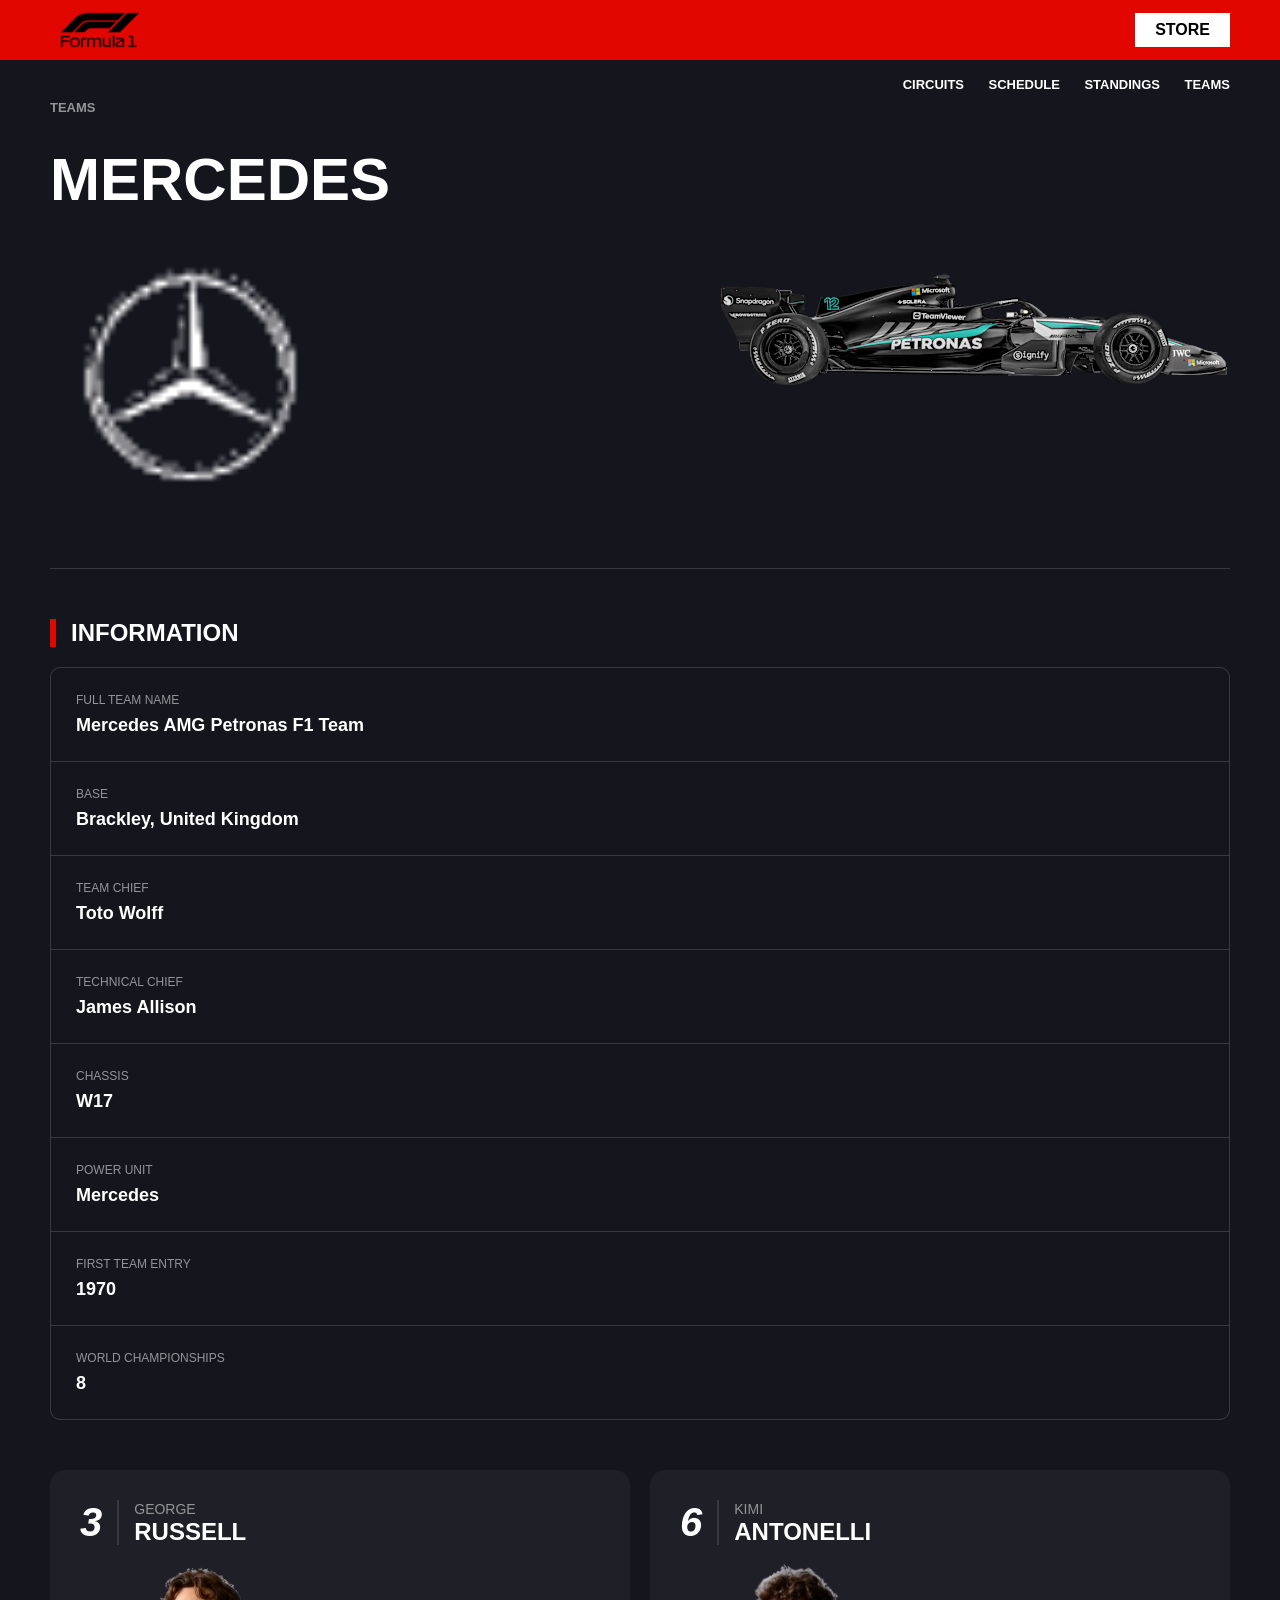
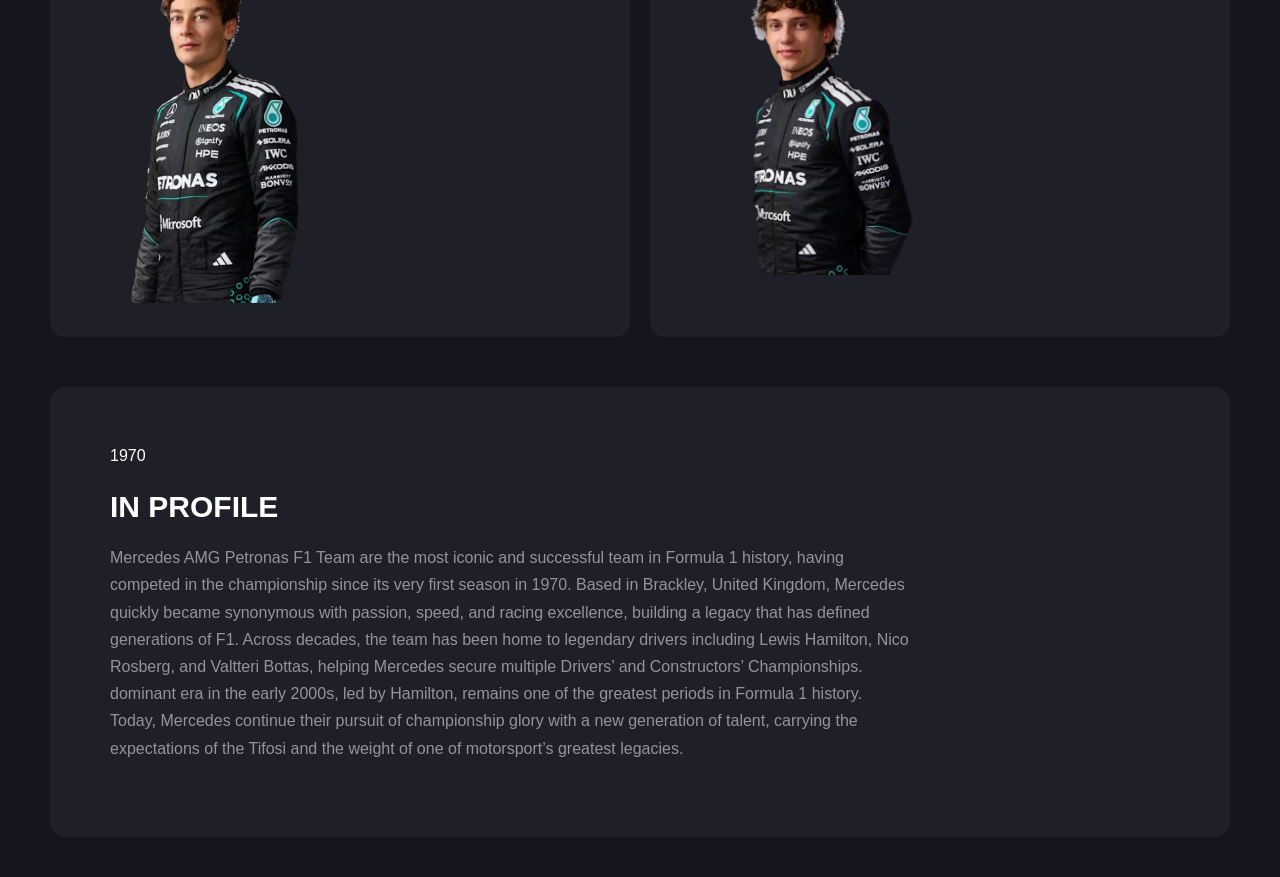
<file: F1/mercedes.html>
<!DOCTYPE html>
<html lang="en">
<head>
    <meta charset="UTF-8">
    <meta name="viewport" content="width=device-width, initial-scale=1.0">
    <title>Mercedes AMG Petronas F1 Team</title>
    <link rel="stylesheet" href="ferrari.css">
</head>
<body>

    <div class="f1-header">
        <img src="./download (1).png" class="f1-logo">
        <a href="#" class="store-btn">STORE</a>
    </div>

     <div class="hero">
        <div class="nav-links">
            <a href="Circuits.html">CIRCUITS</a>
            <a href="Schedule.html">SCHEDULE</a>
            <a href="Standings.html">STANDINGS</a>
            <a href="Teams.html">TEAMS</a>
        </div>

    <div class="container">
        <a href="teams.html" class="back-link">TEAMS</a>

        <div class="hero-section">
            <div class="hero-left">
                <h1 class="team-title">Mercedes</h1>
                <img src="./merc.png" class="brand-logo">
            </div>
            <div class="hero-right">
                <img src="./2026mercedescarright.avif" class="car-img">
            </div>
        </div>

        <div class="info-wrapper">
    <h2 class="section-title">Information</h2>
    <div class="info-grid">
        <div class="grid-item">
            <span class="label">Full Team Name</span>
            <span class="value">Mercedes AMG Petronas F1 Team</span>
        </div>
        <div class="grid-item">
            <span class="label">Base</span>
            <span class="value">Brackley, United Kingdom</span>
        </div>
        <div class="grid-item">
            <span class="label">Team Chief</span>
            <span class="value">Toto Wolff</span>
        </div>
        <div class="grid-item">
            <span class="label">Technical Chief</span>
            <span class="value">James Allison</span>
        </div>
        <div class="grid-item">
            <span class="label">Chassis</span>
            <span class="value">W17</span>
        </div>
        <div class="grid-item">
            <span class="label">Power Unit</span>
            <span class="value">Mercedes</span>
        </div>
        <div class="grid-item">
            <span class="label">First Team Entry</span>
            <span class="value">1970</span>
        </div>
        <div class="grid-item">
            <span class="label">World Championships</span>
            <span class="value">8</span>
        </div>
    </div>
</div>

        <div class="drivers-wrapper">
            <div class="driver-card">
                <div class="card-header">
                    <span class="d-num">3</span>
                    <div class="d-name"><span class="f-name">George</span><span class="l-name">Russell</span></div>
                </div>
                <img src="./george.png" class="pic">
            </div>
            <div class="driver-card">
                <div class="card-header">
                    <span class="d-num">6</span>
                    <div class="d-name"><span class="f-name">Kimi</span><span class="l-name">Antonelli</span></div>
                </div>
                <img src="./kimi.png" class="pic">
            </div>
        </div>

        <div class="legacy-wrapper">
            <div class="legacy-card">
                <div >1970</div>
                <div class="legacy-content">
                    <h2 class="legacy-title">In Profile</h2>
                    <p>Mercedes AMG Petronas F1 Team are the most iconic and successful team in Formula 1 history, having competed in the championship since its very first season in 1970. Based in Brackley, United Kingdom, Mercedes quickly became synonymous with passion, speed, and racing excellence, building a legacy that has defined generations of F1.
                    Across decades, the team has been home to legendary drivers including Lewis Hamilton, Nico Rosberg, and Valtteri Bottas, helping Mercedes secure multiple Drivers’ and Constructors’ Championships. dominant era in the early 2000s, led by Hamilton, remains one of the greatest periods in Formula 1 history.
                    Today, Mercedes continue their pursuit of championship glory with a new generation of talent, carrying the expectations of the Tifosi and the weight of one of motorsport’s greatest legacies.</p>
                </div>
            </div>
        </div>
    </div>

</body>
</html>
</file>
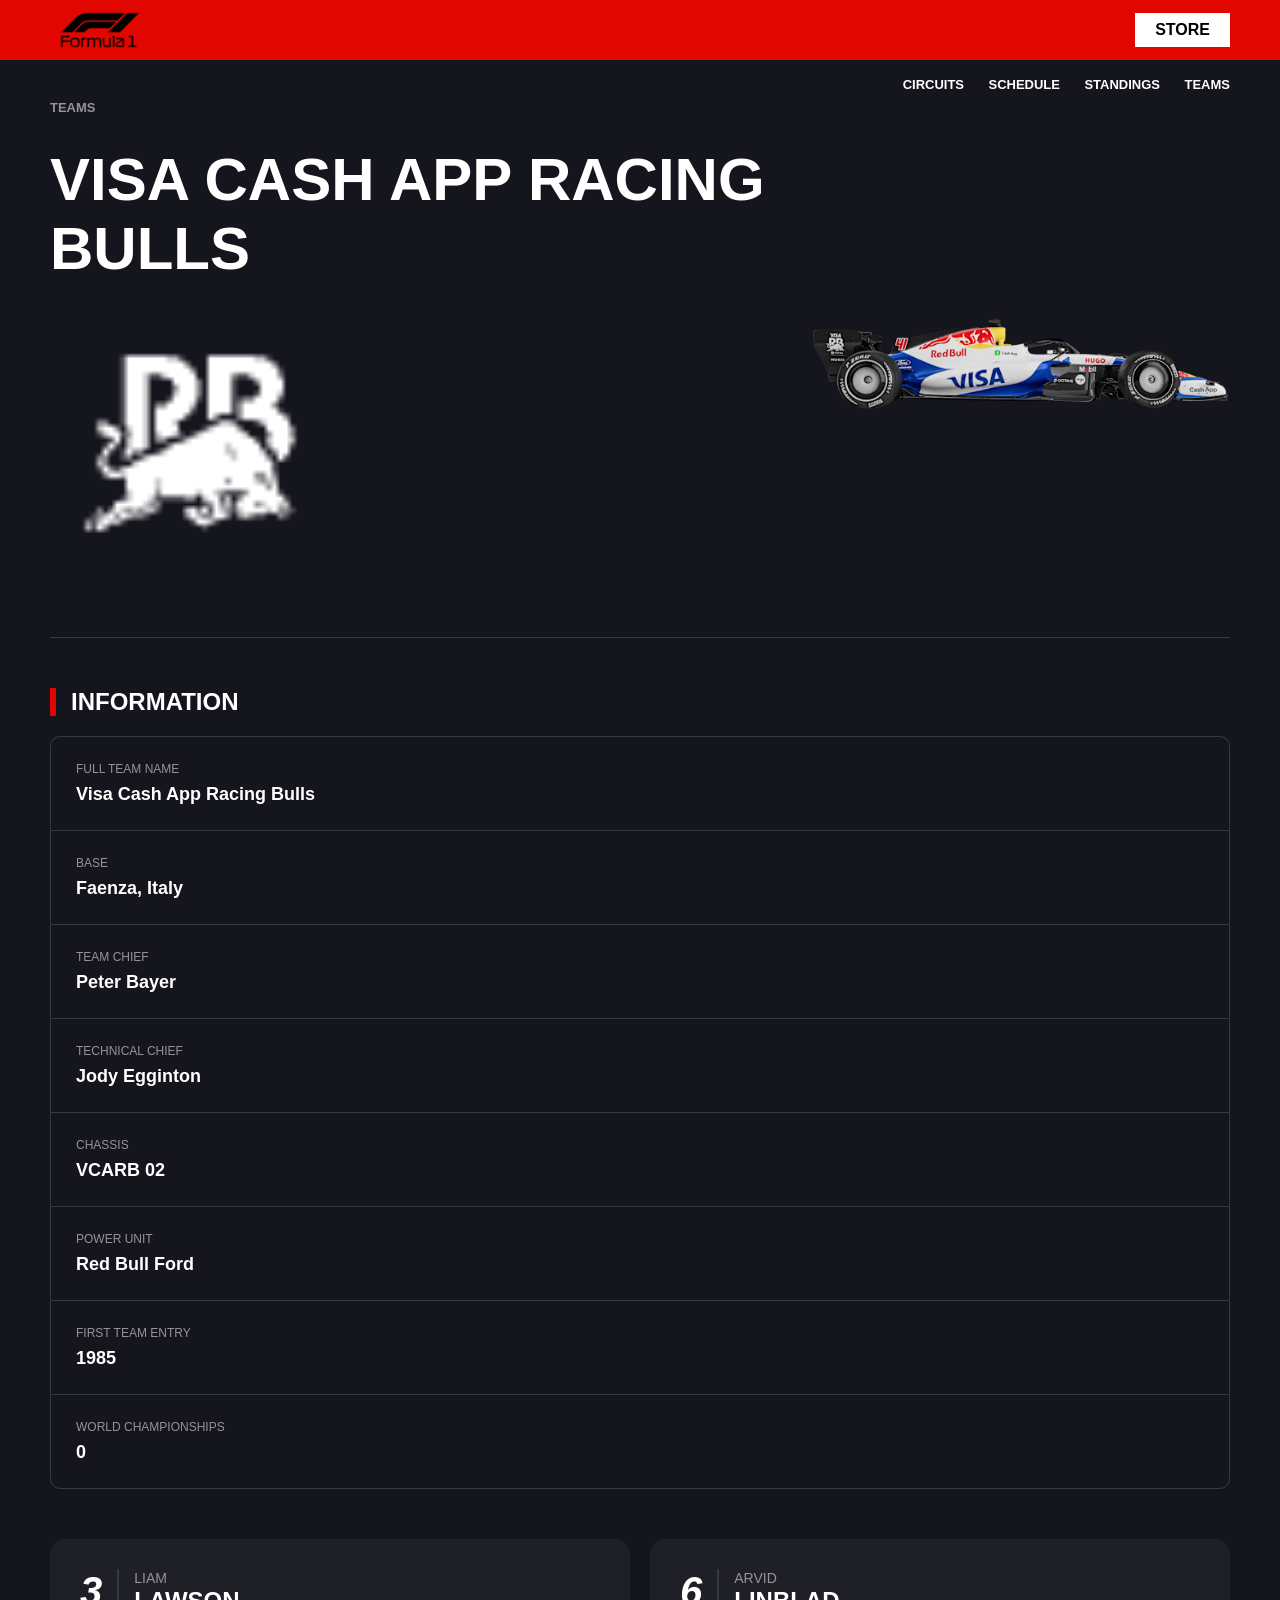
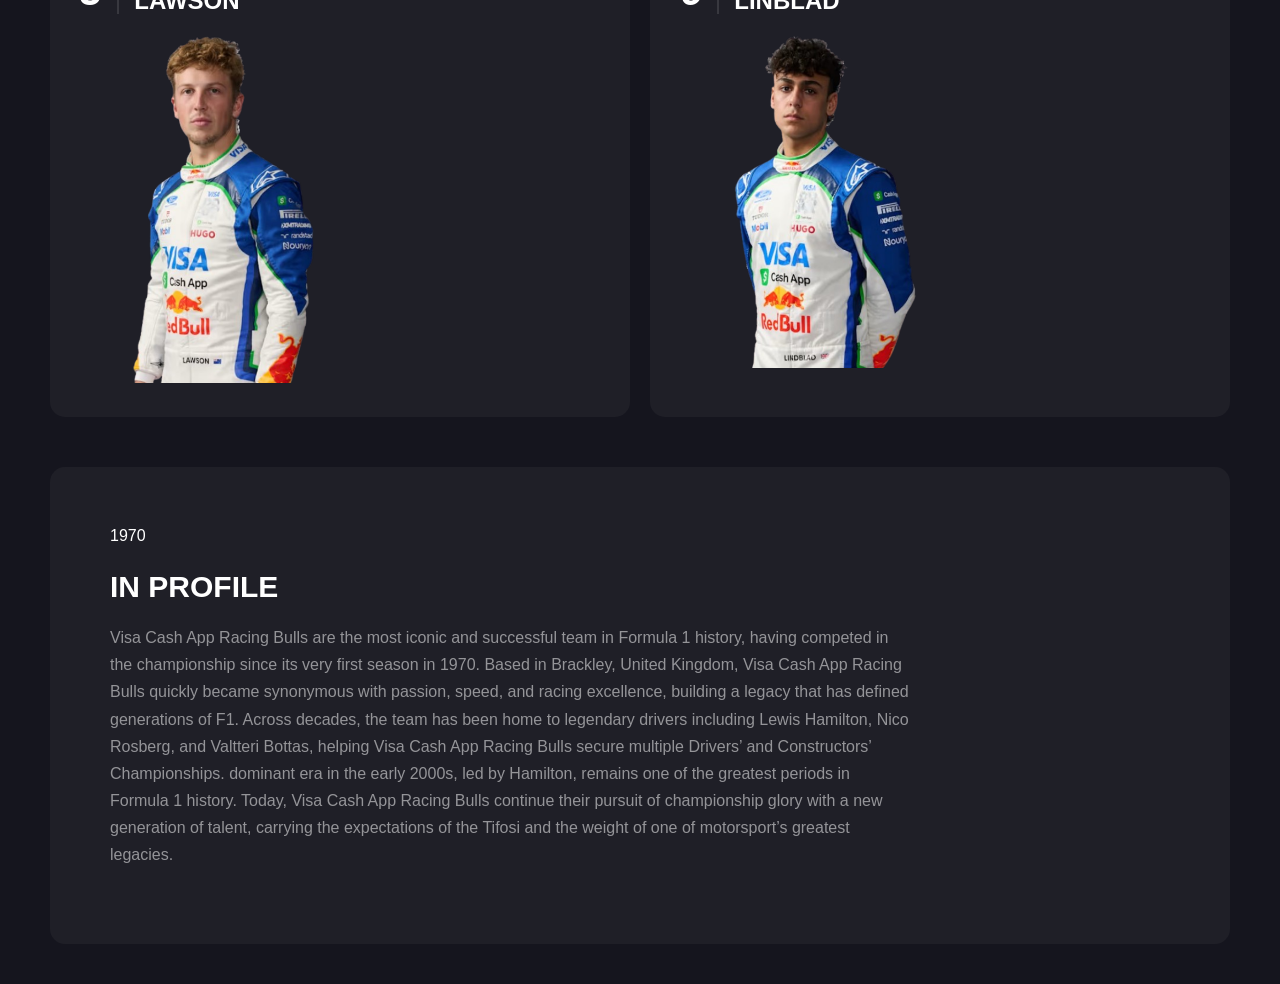
<file: F1/rb.html>
<!DOCTYPE html>
<html lang="en">
<head>
    <meta charset="UTF-8">
    <meta name="viewport" content="width=device-width, initial-scale=1.0">
    <title>Visa Cash App Racing Bulls</title>
    <link rel="stylesheet" href="ferrari.css">
</head>
<body>

    <div class="f1-header">
        <img src="./download (1).png" class="f1-logo">
        <a href="#" class="store-btn">STORE</a>
    </div>

     <div class="hero">
        <div class="nav-links">
            <a href="Circuits.html">CIRCUITS</a>
            <a href="Schedule.html">SCHEDULE</a>
            <a href="Standings.html">STANDINGS</a>
            <a href="Teams.html">TEAMS</a>
        </div>

    <div class="container">
        <a href="teams.html" class="back-link">TEAMS</a>

        <div class="hero-section">
            <div class="hero-left">
                <h1 class="team-title">Visa Cash App Racing Bulls</h1>
                <img src="./rb.png" class="brand-logo">
            </div>
            <div class="hero-right">
                <img src="./2026racingbullscarright.avif" class="car-img">
            </div>
        </div>

        <div class="info-wrapper">
    <h2 class="section-title">Information</h2>
    <div class="info-grid">
        <div class="grid-item">
            <span class="label">Full Team Name</span>
            <span class="value">Visa Cash App Racing Bulls</span>
        </div>
        <div class="grid-item">
            <span class="label">Base</span>
            <span class="value">Faenza, Italy</span>
        </div>
        <div class="grid-item">
            <span class="label">Team Chief</span>
            <span class="value">Peter Bayer</span>
        </div>
        <div class="grid-item">
            <span class="label">Technical Chief</span>
            <span class="value">Jody Egginton</span>
        </div>
        <div class="grid-item">
            <span class="label">Chassis</span>
            <span class="value">VCARB 02</span>
        </div>
        <div class="grid-item">
            <span class="label">Power Unit</span>
            <span class="value">Red Bull Ford</span>
        </div>
        <div class="grid-item">
            <span class="label">First Team Entry</span>
            <span class="value">1985</span>
        </div>
        <div class="grid-item">
            <span class="label">World Championships</span>
            <span class="value">0</span>
        </div>
    </div>
</div>

        <div class="drivers-wrapper">
            <div class="driver-card">
                <div class="card-header">
                    <span class="d-num">3</span>
                    <div class="d-name"><span class="f-name">Liam</span><span class="l-name">Lawson</span></div>
                </div>
                <img src="./liam.png" class="pic">
            </div>
            <div class="driver-card">
                <div class="card-header">
                    <span class="d-num">6</span>
                    <div class="d-name"><span class="f-name">Arvid</span><span class="l-name">Linblad</span></div>
                </div>
                <img src="./linblad.png" class="pic">
            </div>
        </div>

        <div class="legacy-wrapper">
            <div class="legacy-card">
                <div >1970</div>
                <div class="legacy-content">
                    <h2 class="legacy-title">In Profile</h2>
                    <p>Visa Cash App Racing Bulls are the most iconic and successful team in Formula 1 history, having competed in the championship since its very first season in 1970. Based in Brackley, United Kingdom, Visa Cash App Racing Bulls quickly became synonymous with passion, speed, and racing excellence, building a legacy that has defined generations of F1.
                    Across decades, the team has been home to legendary drivers including Lewis Hamilton, Nico Rosberg, and Valtteri Bottas, helping Visa Cash App Racing Bulls secure multiple Drivers’ and Constructors’ Championships. dominant era in the early 2000s, led by Hamilton, remains one of the greatest periods in Formula 1 history.
                    Today, Visa Cash App Racing Bulls continue their pursuit of championship glory with a new generation of talent, carrying the expectations of the Tifosi and the weight of one of motorsport’s greatest legacies.</p>
                </div>
            </div>
        </div>
    </div>

</body>
</html>
</file>
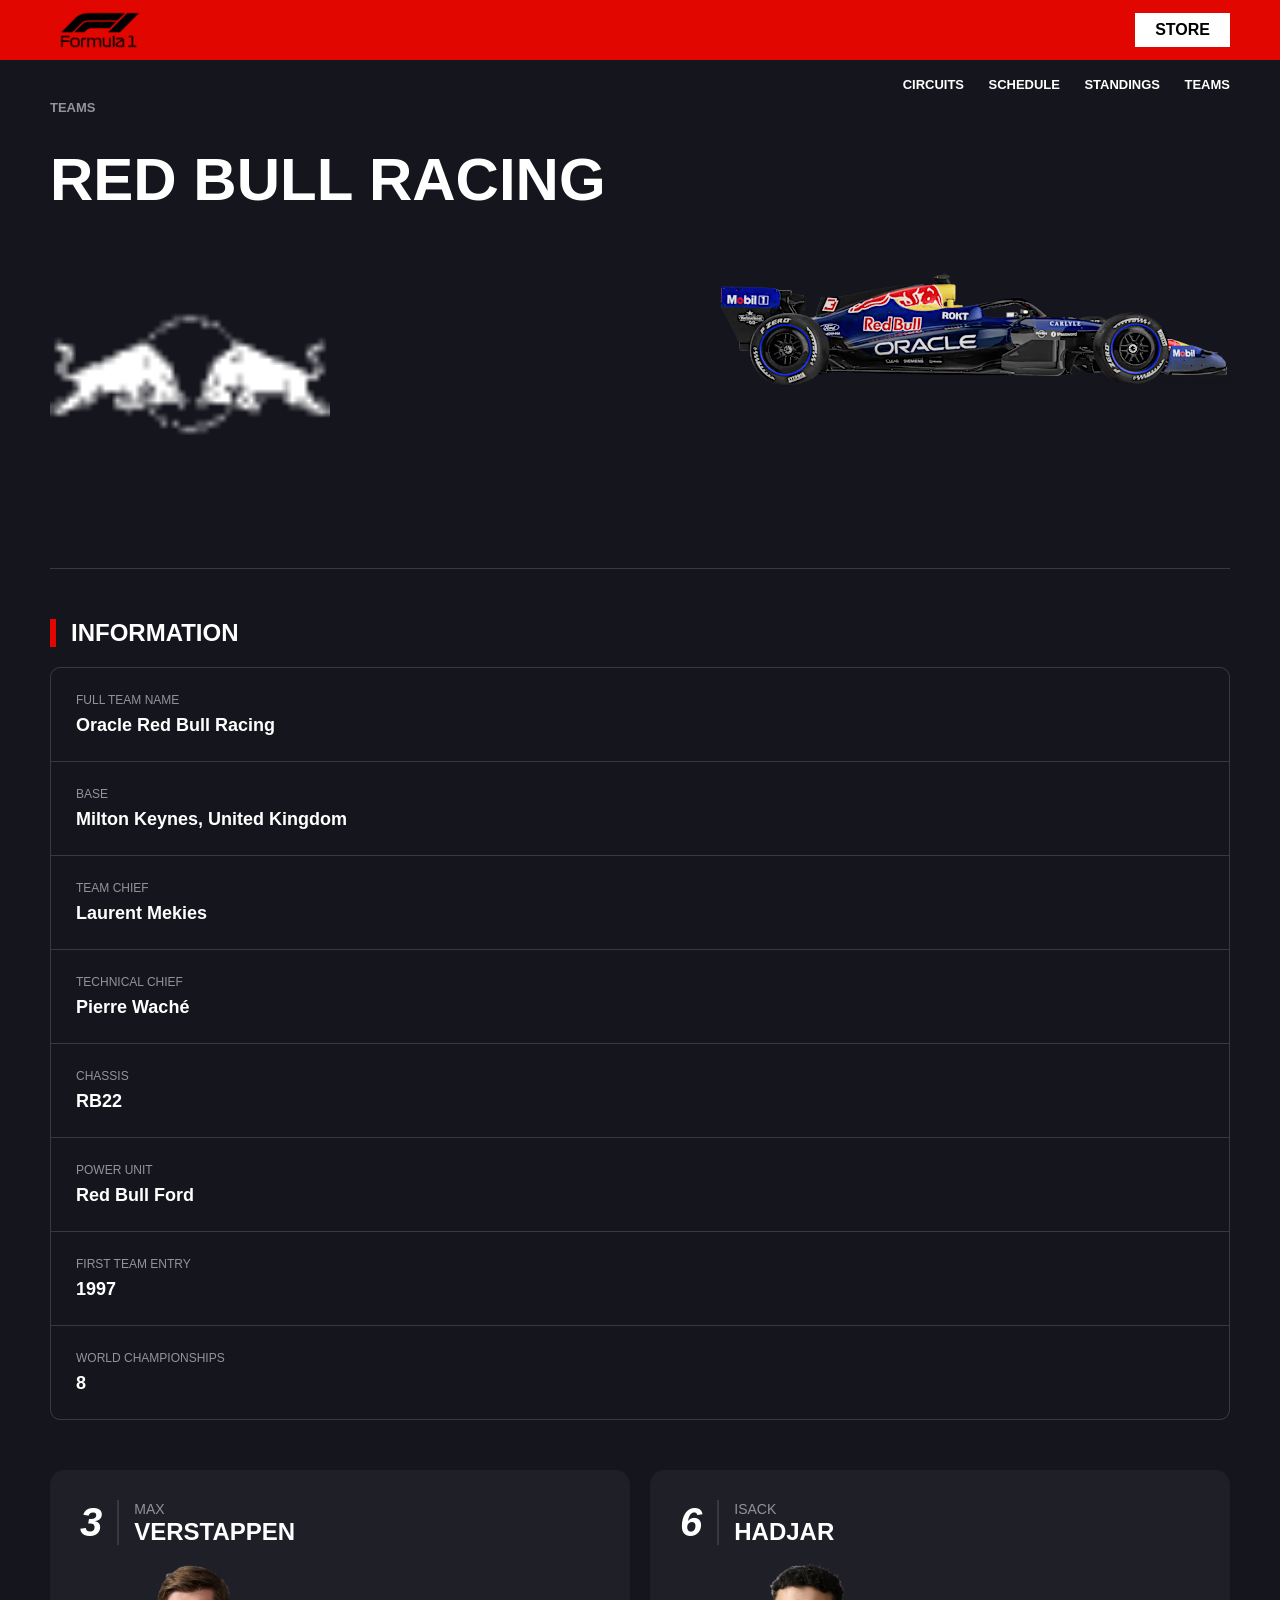
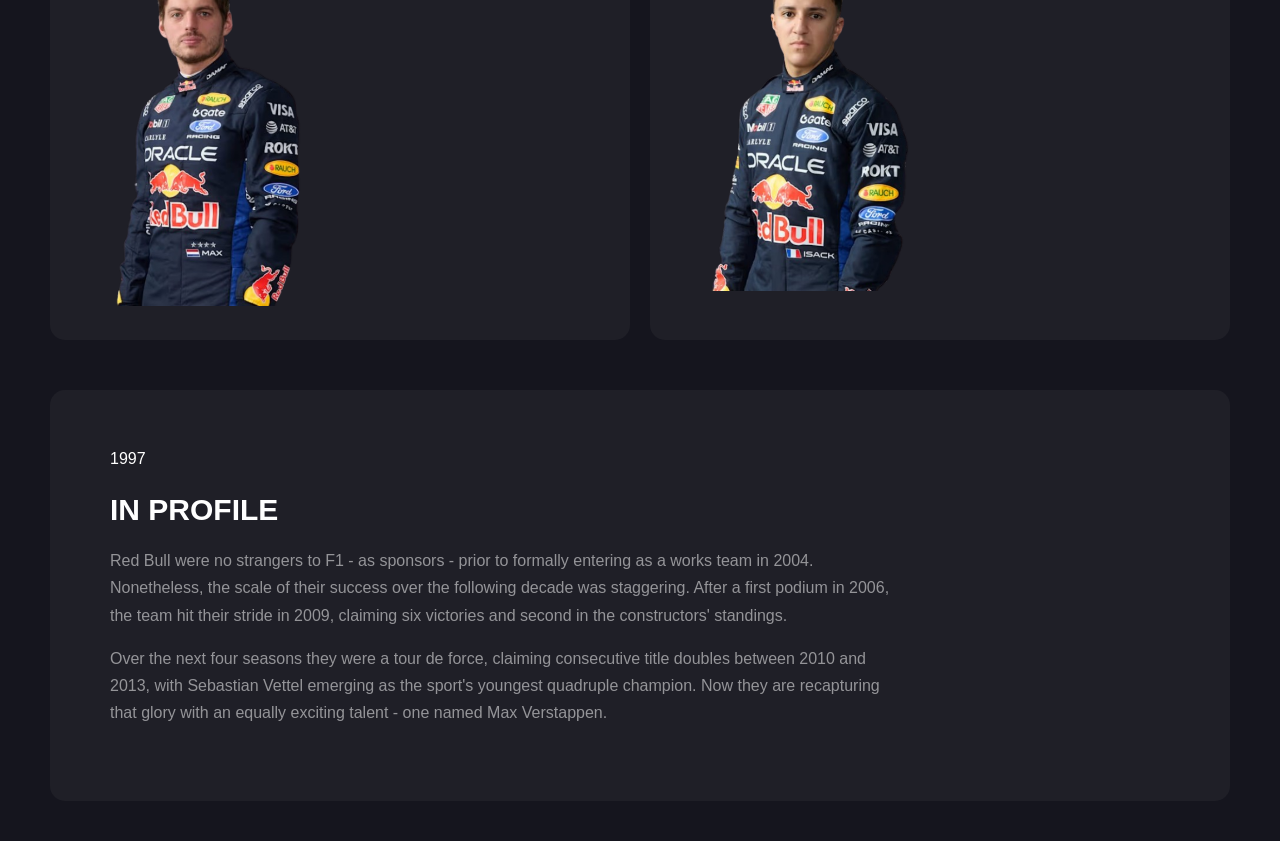
<file: F1/redbull.html>
<!DOCTYPE html>
<html lang="en">
<head>
    <meta charset="UTF-8">
    <meta name="viewport" content="width=device-width, initial-scale=1.0">
    <title>Oracle Red Bull Racing</title>
    <link rel="stylesheet" href="redbull.css">
</head>
<body>

    <div class="f1-header">
        <img src="./download (1).png" class="f1-logo">
        <a href="#" class="store-btn">STORE</a>
    </div>

     <div class="hero">
        <div class="nav-links">
            <a href="Circuits.html">CIRCUITS</a>
            <a href="Schedule.html">SCHEDULE</a>
            <a href="Standings.html">STANDINGS</a>
            <a href="Teams.html">TEAMS</a>
        </div>

    <div class="container">
        <a href="teams.html" class="back-link">TEAMS</a>

        <div class="hero-section">
            <div class="hero-left">
                <h1 class="team-title">Red Bull Racing</h1>
                <img src="./redbull.png" class="brand-logo">
            </div>
            <div class="hero-right">
                <img src="./2026redbullracingcarright.avif" class="car-img">
            </div>
        </div>

        <div class="info-wrapper">
    <h2 class="section-title">Information</h2>
    <div class="info-grid">
        <div class="grid-item">
            <span class="label">Full Team Name</span>
            <span class="value">Oracle Red Bull Racing</span>
        </div>
        <div class="grid-item">
            <span class="label">Base</span>
            <span class="value">Milton Keynes, United Kingdom</span>
        </div>
        <div class="grid-item">
            <span class="label">Team Chief</span>
            <span class="value">Laurent Mekies</span>
        </div>
        <div class="grid-item">
            <span class="label">Technical Chief</span>
            <span class="value">Pierre Waché</span>
        </div>
        <div class="grid-item">
            <span class="label">Chassis</span>
            <span class="value">RB22</span>
        </div>
        <div class="grid-item">
            <span class="label">Power Unit</span>
            <span class="value">Red Bull Ford</span>
        </div>
        <div class="grid-item">
            <span class="label">First Team Entry</span>
            <span class="value">1997</span>
        </div>
        <div class="grid-item">
            <span class="label">World Championships</span>
            <span class="value">8</span>
        </div>
    </div>
</div>

        <div class="drivers-wrapper">
            <div class="driver-card">
                <div class="card-header">
                    <span class="d-num">3</span>
                    <div class="d-name"><span class="f-name">Max</span><span class="l-name">Verstappen</span></div>
                </div>
                <img src="./max.png" class="pic">
            </div>
            <div class="driver-card">
                <div class="card-header">
                    <span class="d-num">6</span>
                    <div class="d-name"><span class="f-name">Isack</span><span class="l-name">Hadjar</span></div>
                </div>
                <img src="./isack.png" class="pic">
            </div>
        </div>

        <div class="legacy-wrapper">
            <div class="legacy-card">
                <div >1997</div>
                <div class="legacy-content">
                    <h2 class="legacy-title">In Profile</h2>
                    <p>Red Bull were no strangers to F1 - as sponsors - prior to formally entering as a works team in 2004. Nonetheless, the scale of their success over the following decade was staggering. After a first podium in 2006, the team hit their stride in 2009, claiming six victories and second in the constructors' standings.</p>
                    <p>Over the next four seasons they were a tour de force, claiming consecutive title doubles between 2010 and 2013, with Sebastian Vettel emerging as the sport's youngest quadruple champion. Now they are recapturing that glory with an equally exciting talent - one named Max Verstappen.</p>
                </div>
            </div>
        </div>
    </div>

</body>
</html>
</file>
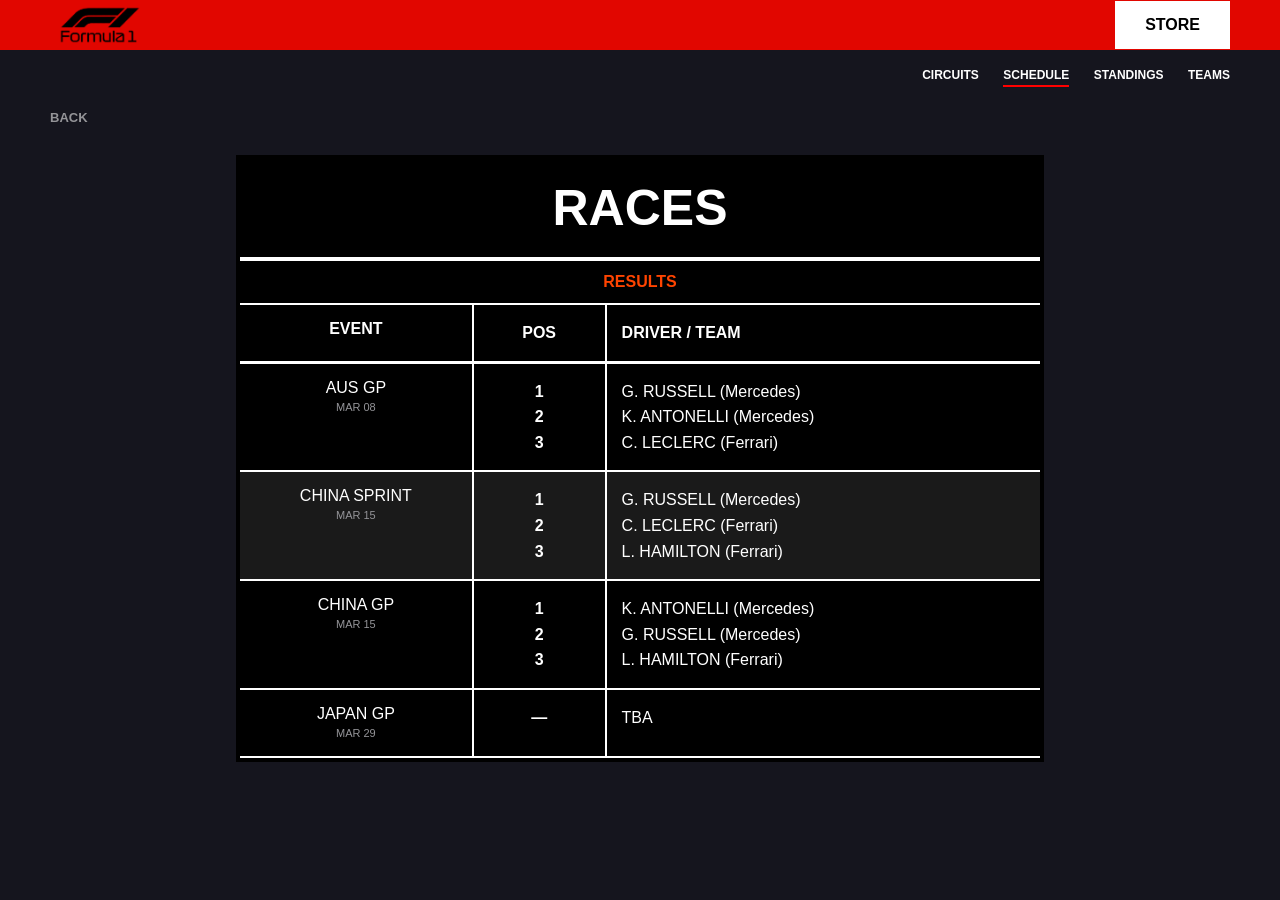
<file: F1/Schedule.html>
<!DOCTYPE html>
<html lang="en">
<head>
    <meta charset="UTF-8">
    <meta name="viewport" content="width=device-width, initial-scale=1.0">
    <title>F1 Schedule - Lab Project</title>
    <link rel="stylesheet" href="Schedule.css">
</head>
<body>

    <div class="red-header">
        <img src="./download (1).png" class="logo">
        <a href="https://f1store4.formula1.com/en/" class="store-box">STORE</a>
    </div>

    <div class="page-wrapper">
        
        <div class="nav-links">
            <a href="circuits.html">CIRCUITS</a>
            <a href="schedule.html" class="active-nav">SCHEDULE</a>
            <a href="standings.html">STANDINGS</a>
            <a href="teams.html">TEAMS</a>
        </div>

        <a href="index.html" class="back-link">BACK</a>

        <div class="content-center">
            <div class="standings-card">
                <div class="card-title">RACES</div>
                
                <div class="tab-container">
                    <div class="tab active">RESULTS</div>
                </div>

                <div class="table-container">
                    <div class="table-header">
                        <span class="col-date">EVENT</span>
                        <span class="col-round">POS</span>
                        <span class="col-race">DRIVER / TEAM</span>
                    </div>
                    <div class="table-body">
                        <div class="table-row">
                            <span class="date-data">AUS GP <br> <small>MAR 08</small></span>
                            <span class="round-data">1 <br> 2 <br> 3</span>
                            <span class="race-data">
                                G. RUSSELL (Mercedes) <br>
                                K. ANTONELLI (Mercedes) <br>
                                C. LECLERC (Ferrari)
                            </span>
                        </div>

                        <div class="table-row sprint-row">
                            <span class="date-data">CHINA SPRINT <br> <small>MAR 15</small></span>
                            <span class="round-data">1 <br> 2 <br> 3</span>
                            <span class="race-data">
                                G. RUSSELL (Mercedes) <br>
                                C. LECLERC (Ferrari) <br>
                                L. HAMILTON (Ferrari)
                            </span>
                        </div>

                        <div class="table-row">
                            <span class="date-data">CHINA GP <br> <small>MAR 15</small></span>
                            <span class="round-data">1 <br> 2 <br> 3</span>
                            <span class="race-data">
                                K. ANTONELLI (Mercedes) <br>
                                G. RUSSELL (Mercedes) <br>
                                L. HAMILTON (Ferrari)
                            </span>
                        </div>

                        <div class="table-row">
                            <span class="date-data">JAPAN GP <br> <small>MAR 29</small></span>
                            <span class="round-data">—</span>
                            <span class="race-data">TBA</span>
                        </div>
                    </div>
                </div>
            </div>
        </div>
    </div>

</body>
</html>
</file>
<file: F1 ADMIN/index.css>
body {
    margin: 0;
    background-color: #949498; /* Gray bottom background from image */
    font-family: sans-serif;
}

/* HEADER MODULE */
.red-header {
    background-color: #e10600;
    display: flex;
    justify-content: space-between;
    align-items: center;
    height: 50px;
    padding: 0 50px;
}
.logo { height: 100px; }
.header-right { display: flex; align-items: center; gap: 20px; }
.store-box { background: white; color: black; padding: 10px 25px; font-weight: bold; text-decoration: none; font-size: 14px; }
.login-link { color: #e10600; background: white; padding: 10px 15px; text-decoration: none; font-weight: bold; font-size: 14px; border: 1px solid white; }

/* HERO SECTION (Red Bull Car) */
.hero-section {
    position: relative;
    width: 100%;
    height: 400px;
    overflow: hidden;
    background: black;
}
.hero-bg {
    width: 100%;
    height: 100%;
    object-fit: cover;
    opacity: 0.8;
}
.hero-text {
    position: absolute;
    top: 50%;
    left: 50px;
    transform: translateY(-50%);
    color: white;
}
.hero-text h1 { font-size: 80px; margin: 0; line-height: 0.9; font-weight: 900; letter-spacing: -2px; }
.hero-text span { color: #949498; }

/* LOGIN FORM MODULE */
.login-wrapper {
    padding: 60px 50px;
    display: flex;
    justify-content: center;
}
.login-container {
    display: flex;
    width: 100%;
    max-width: 900px;
}

.login-left { flex: 1; }
.login-left h2 { font-size: 40px; color: #e10600; margin: 0; }
.login-left p { color: black; font-weight: bold; margin-top: 10px; }
.login-left a { color: #e10600; }

.login-right { flex: 2; }
.input-group { margin-bottom: 30px; position: relative; }
.input-group label { display: block; font-weight: bold; font-size: 14px; margin-bottom: 5px; color: black; }
.input-group input { 
    width: 100%; 
    height: 40px; 
    border: none; 
    background: white; 
    padding: 0 10px;
}
.forgot { 
    display: block; 
    text-align: right; 
    color: #e10600; 
    font-size: 12px; 
    font-weight: bold; 
    text-decoration: underline; 
    margin-top: 5px;
}
</file>
<file: F1 ADMIN/Dashboard.css>
body {
    margin: 0;
    background-color: #949498; /* Gray bottom background from image */
    font-family: sans-serif;
}

/* HEADER MODULE */
.red-header {
    background-color: #e10600;
    display: flex;
    justify-content: space-between;
    align-items: center;
    height: 50px;
    padding: 0 50px;
}
.admin-body { background-color: #fff; }

.admin-container {
    display: flex;
    height: calc(100vh - 50px);
}

.admin-sidebar {
    width: 300px;
    background-color: #949498;
    border-right: 2px solid black;
    display: flex;
    flex-direction: column;
}

.admin-profile {
    text-align: center;
    background: white;
    padding: 20px 0;
    font-weight: bold;
    font-size: 12px;
}

.profile-img { width: 80px; height: 80px; object-fit: cover; margin: 10px 0; }

.sidebar-links { flex-grow: 1; display: flex; flex-direction: column; }

.sidebar-item {
    background: white;
    border-bottom: 2px solid black;
    padding: 15px 20px;
    font-weight: bold;
    font-size: 13px;
    cursor: pointer;
}

.active-admin { color: #e10600; }

.sidebar-logout {
    margin-top: auto;
    background: white;
    padding: 15px 20px;
    font-weight: bold;
    text-align: right;
}

.admin-content {
    flex-grow: 1;
    padding: 40px 60px;
    background: white;
}

.add-photo-box { text-align: left; margin-bottom: 40px; }
.photo-placeholder { width: 100px; height: 100px; background: #ddd; display: flex; align-items: center; justify-content: center; font-size: 50px; }
.add-photo-box p { font-weight: bold; font-size: 14px; margin-top: 10px; }

.form-group { margin-bottom: 50px; }
.form-group label { display: block; font-size: 30px; font-weight: 900; margin-bottom: 10px; }
.form-group input { width: 100%; border: none; border-bottom: 2px solid black; font-size: 20px; }

.form-actions { display: flex; justify-content: space-between; margin-top: 100px; font-weight: bold; }
.add-btn { color: #e10600; cursor: pointer; }
.remove-btn { cursor: pointer; }

.standings-body .table-row span { border-left: 2px solid white; padding: 10px; text-align: center; }
.standings-body .table-row span:first-child { border-left: none; text-align: left; padding-left: 20px; }

.col-driver, .driver-data { flex: 2; }
.col-pts, .pts-data { flex: 1; }
.col-wins, .wins-data { flex: 1; }
.col-pod, .pod-data { flex: 1; }
</file>
<file: F1/ferrari.css>
body { margin: 0; background-color: #15151E; font-family: sans-serif; color: white; }

.hero {
    height: 650px;
    position: relative; 
}

.nav-links {
    position: absolute; 
    top: 15px; 
    right: 50px; 
}

.nav-links a {
    color: white;
    text-decoration: none;
    margin-left: 20px;
    font-weight: bold;
    font-size: 13px;
    text-transform: uppercase; 
}

.background-image {
    position: absolute;
    top: 0;
    left: 0;
    width: 100%;
    height: 100%;
    object-fit: cover;
    z-index: -1; /* Behind the text */
}

.hero-content {
    padding: 100px 50px;
}

.f1-header { 
    background-color: #E10600; 
    height: 60px; display: flex; 
    justify-content: space-between; 
    align-items: center; 
    padding: 0 50px; 
}

.f1-logo { 
    height: 100px; 
}

.store-btn { 
    background: white; 
    color: black; 
    text-decoration: none; 
    padding: 8px 20px; 
    font-weight: bold; 
}

.container { 
    padding: 40px 50px; 
}
.back-link { 
    color: #949498; 
    text-decoration: none; 
    font-size: 13px; font-weight: bold; 
    display: block; margin-bottom: 30px; 
}

.hero-section { 
    display: flex; 
    justify-content: space-between; 
    align-items: center; 
    border-bottom: 1px solid #38383F; 
    padding-bottom: 50px; 
}


.team-title { 
    font-size: 60px; 
    text-transform: uppercase; 
    margin: 0 0 20px 0; 
}

.brand-logo { 
    width: 280px; 
}
.car-img { 
    width: 100%; 
    max-width: 650px; 
    border-radius: 5px; 
}

.info-wrapper { 
    margin: 50px 0; 
}

.section-title { 
    border-left: 6px solid #E10600; 
    padding-left: 15px; 
    text-transform: uppercase; 
}
.info-grid { 
    display: flex; 
    flex-wrap: wrap; 
    background-color: #38383F; 
    gap: 1px; 
    border: 1px solid #38383F; 
    border-radius: 10px; 
    overflow: hidden; 
}
.grid-item { 
    background-color: #15151E; 
    flex: 1 1 calc(50% - 1px); 
    padding: 25px; 
    display: flex; 
    flex-direction: column; 
}
.label { 
    color: #949498; 
    font-size: 12px; 
    text-transform: uppercase; 
    margin-bottom: 8px; 
}
.value { 
    font-size: 18px; 
    font-weight: bold; }

.drivers-wrapper { 
    display: flex; 
    gap: 20px; 
    margin-bottom: 50px; 
}
.driver-card { 
    background-color: #1F1F27; 
    flex: 1; 
    border-radius: 15px; 
    padding: 30px; 
}
.card-header { 
    display: flex; 
    align-items: center; 
    gap: 15px; 
}
.d-num { 
    font-size: 40px; 
    font-weight: 900; 
    font-style: italic; 
    border-right: 2px solid #38383F; 
    padding-right: 15px; 
}
.f-name { 
    font-size: 14px; 
    color: #949498; 
    text-transform: uppercase; 
}
.l-name { 
    font-size: 24px; 
    font-weight: bold; 
    text-transform: uppercase; 
    display: block; 
}
.pic { width: 250px; margin-top: 15px; }

.legacy-card { 
    position: relative; 
    background-color: #1F1F27; 
    padding: 60px; 
    border-radius: 15px; 
    overflow: hidden; 
}
 

.legacy-content { 
    position: relative; 
    z-index: 2; 
    max-width: 800px; 
}
.legacy-title { 
    font-size: 30px; 
    text-transform: uppercase; 
    margin-bottom: 20px; 
}
.legacy-content p { 
    color: #949498; 
    line-height: 1.7; 
    font-size: 16px; 
    margin-bottom: 15px; 
}
</file>
<file: F1/redbull.css>
body { margin: 0; background-color: #15151E; font-family: sans-serif; color: white; }

.hero {
    height: 650px;
    position: relative; 
}

.nav-links {
    position: absolute; 
    top: 15px; 
    right: 50px; 
}

.nav-links a {
    color: white;
    text-decoration: none;
    margin-left: 20px;
    font-weight: bold;
    font-size: 13px;
    text-transform: uppercase; 
}

.background-image {
    position: absolute;
    top: 0;
    left: 0;
    width: 100%;
    height: 100%;
    object-fit: cover;
    z-index: -1; /* Behind the text */
}

.hero-content {
    padding: 100px 50px;
}

.f1-header { 
    background-color: #E10600; 
    height: 60px; display: flex; 
    justify-content: space-between; 
    align-items: center; 
    padding: 0 50px; 
}

.f1-logo { 
    height: 100px; 
}

.store-btn { 
    background: white; 
    color: black; 
    text-decoration: none; 
    padding: 8px 20px; 
    font-weight: bold; 
}

.container { 
    padding: 40px 50px; 
}
.back-link { 
    color: #949498; 
    text-decoration: none; 
    font-size: 13px; font-weight: bold; 
    display: block; margin-bottom: 30px; 
}

.hero-section { 
    display: flex; 
    justify-content: space-between; 
    align-items: center; 
    border-bottom: 1px solid #38383F; 
    padding-bottom: 50px; 
}


.team-title { 
    font-size: 60px; 
    text-transform: uppercase; 
    margin: 0 0 20px 0; 
}

.brand-logo { 
    width: 280px; 
}
.car-img { 
    width: 100%; 
    max-width: 650px; 
    border-radius: 5px; 
}

.info-wrapper { 
    margin: 50px 0; 
}

.section-title { 
    border-left: 6px solid #E10600; 
    padding-left: 15px; 
    text-transform: uppercase; 
}
.info-grid { 
    display: flex; 
    flex-wrap: wrap; 
    background-color: #38383F; 
    gap: 1px; 
    border: 1px solid #38383F; 
    border-radius: 10px; 
    overflow: hidden; 
}
.grid-item { 
    background-color: #15151E; 
    flex: 1 1 calc(50% - 1px); 
    padding: 25px; 
    display: flex; 
    flex-direction: column; 
}
.label { 
    color: #949498; 
    font-size: 12px; 
    text-transform: uppercase; 
    margin-bottom: 8px; 
}
.value { 
    font-size: 18px; 
    font-weight: bold; }

.drivers-wrapper { 
    display: flex; 
    gap: 20px; 
    margin-bottom: 50px; 
}
.driver-card { 
    background-color: #1F1F27; 
    flex: 1; 
    border-radius: 15px; 
    padding: 30px; 
}
.card-header { 
    display: flex; 
    align-items: center; 
    gap: 15px; 
}
.d-num { 
    font-size: 40px; 
    font-weight: 900; 
    font-style: italic; 
    border-right: 2px solid #38383F; 
    padding-right: 15px; 
}
.f-name { 
    font-size: 14px; 
    color: #949498; 
    text-transform: uppercase; 
}
.l-name { 
    font-size: 24px; 
    font-weight: bold; 
    text-transform: uppercase; 
    display: block; 
}
.pic { width: 250px; margin-top: 15px; }

.legacy-card { 
    position: relative; 
    background-color: #1F1F27; 
    padding: 60px; 
    border-radius: 15px; 
    overflow: hidden; 
}
 

.legacy-content { 
    position: relative; 
    z-index: 2; 
    max-width: 800px; 
}
.legacy-title { 
    font-size: 30px; 
    text-transform: uppercase; 
    margin-bottom: 20px; 
}
.legacy-content p { 
    color: #949498; 
    line-height: 1.7; 
    font-size: 16px; 
    margin-bottom: 15px; 
}
</file>
<file: F1/Schedule.css>
body {
    margin: 0;
    background-color: #15151e;
    font-family: sans-serif;
    color: white;
}

.red-header {
    background-color: #e10600;
    display: flex;
    justify-content: space-between;
    align-items: center;
    height: 50px;
    padding: 0 50px;
}

.logo { height: 100px; }

.store-box {
    background: white;
    color: black;
    padding: 15px 30px;
    font-weight: bold;
    text-decoration: none;
}

/* YOUR PAGE WRAPPER & NAV */
.page-wrapper {
    padding: 60px 50px 40px; 
    position: relative;
}

.nav-links {
    position: absolute;
    top: 15px; 
    right: 50px;
}

.nav-links a {
    color: white;
    text-decoration: none;
    margin-left: 20px;
    font-size: 12px;
    font-weight: bold;
}

.active-nav { border-bottom: 2px solid red; padding-bottom: 3px; }

.back-link { 
    color: #949498; 
    text-decoration: none; 
    font-size: 13px; font-weight: bold; 
    display: block; margin-bottom: 30px; 
}

/* CENTERING & TABLE GRID */
.content-center {
    display: flex;
    justify-content: center;
    width: 100%;
}

.standings-card { 
    background: black; 
    width: 100%; 
    max-width: 800px; 
    border: 4px solid #000; 
}

.card-title { 
    font-size: 50px; font-weight: 900; text-align: center; 
    padding: 20px; border-bottom: 4px solid white; 
}

.tab-container { display: flex; border-bottom: 2px solid white; }
.tab { flex: 1; text-align: center; padding: 12px; font-weight: bold; color: #f40; }

.table-header { display: flex; background: #000; border-bottom: 3px solid white; font-weight: bold; }
.table-row { display: flex; border-bottom: 2px solid white; }

.col-date, .date-data { flex: 1; padding: 15px; text-align: center; }
.col-round, .round-data { flex: 0.5; padding: 15px; text-align: center; border-left: 2px solid white; font-weight: bold; line-height: 1.6; }
.col-race, .race-data { flex: 2; padding: 15px; text-align: left; border-left: 2px solid white; line-height: 1.6; }

.sprint-row { background-color: #1a1a1a; } 
.race-data small, .date-data small { color: #949498; font-size: 11px; }
.table-body { max-height: 600px; overflow-y: auto; }
</file>
